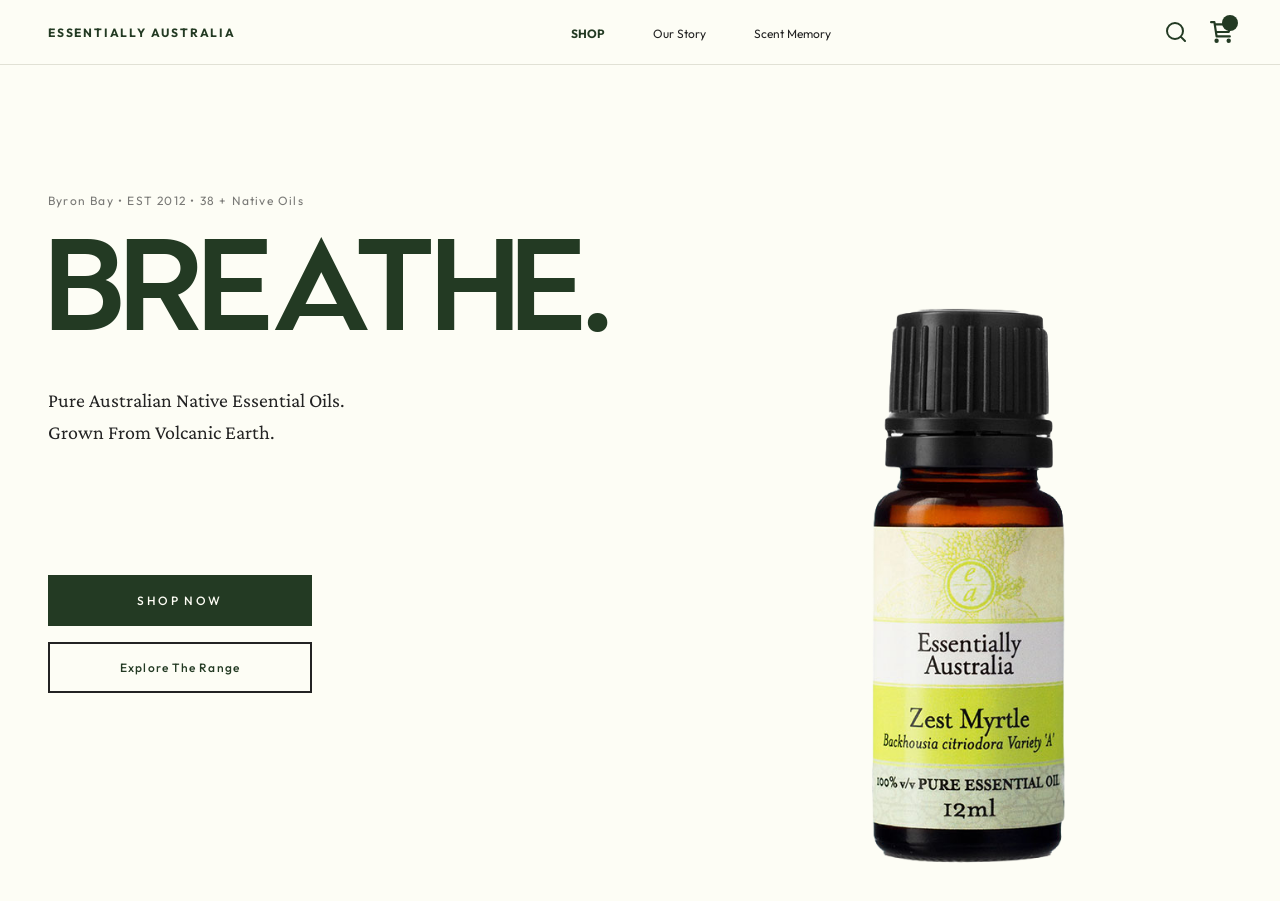
<file: index.html>
<!DOCTYPE html>
<html lang="en">
<head>
  <meta charset="UTF-8">
  <meta name="viewport" content="width=device-width, initial-scale=1.0">
  <title>Essentially Australia</title>
  <link rel="stylesheet" href="CSS/style.css">
  <script src="JS/main.js" defer></script>
</head>
<body class="breathing-page">

  <header class="site-header"></header>

  <!-- Two col — text left, bottle right -->
  <article class="breathing-content">
      
    <section class="breathing-text">
      <p class="breathing-eyebrow">Byron Bay • EST 2012 • 38 + Native Oils</p>
      <h1 class="breathing-headline">BREATHE.</h1>
      <p class="breathing-sub">Pure Australian Native Essential Oils.<br>Grown From Volcanic Earth.</p>
    </section>

    <figure class="breathing-bottle">
      <img src="assets/zest-myrtle.png" alt="Essentially Australia Zest Myrtle 12ml">
    </figure>
        
    <div class="breathing-ctas">
      <a href="loading.html" class="btn-primary">SHOP NOW</a>
      <a href="loading.html" class="btn-ghost">Explore The Range</a>
      </div>
  </article>

</body>
</html>
</file>
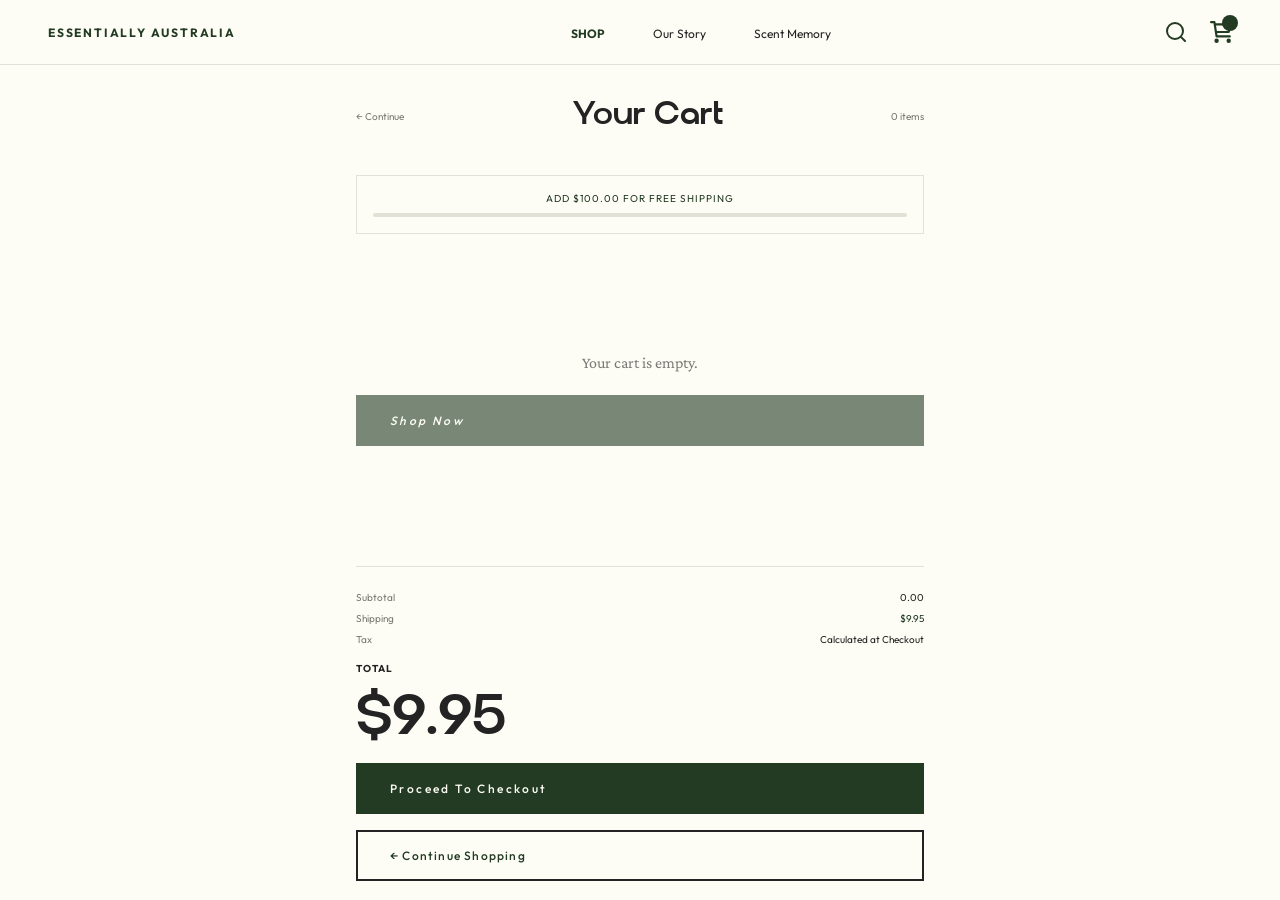
<file: cart.html>
<!DOCTYPE html>
<html lang="en">
<head>
    <meta charset="UTF-8">
    <meta name="viewport" content="width=device-width, initial-scale=1.0">
    <title>Your Cart - Essentially Australia</title>
    <link rel="stylesheet" href="CSS/style.css">
    <script src="JS/main.js" defer></script>
    <script src="JS/cart.js" defer></script>
</head>

<body class="cart-page">
    <header class="site-header"></header>

    <main class="cart-main">

        <header class="cart-header">
            <a href="shop.html" class="cart-back">← Continue</a>
            <h1 class="cart-title">Your Cart</h1>
            <span class="cart-item-count"></span>
        </header>

        <!-- cart shipping bar status -->
        <section class="cart-shipping-bar">
            <p class="shipping-label">UNLOCKED FREE SHIPPING</p>
            <span class="shipping-progress">
                <span class="shipping-fill"></span>
            </span>
        </section>
        
        <!-- cart injection via js instead of html for responsiveness and automation -->
        <ul class="cart-items" aria-label="Cart items"></ul>


        <!-- order summary -->
        <section class="cart-summary">
            <dl class="summary-rows">
                <dt>Subtotal</dt>
                <dd class="summary-subtotal"></dd>
                <dt>Shipping</dt>
                <dd class="summary-shipping"></dd>
                <dt>Tax</dt>
                <dd>Calculated at Checkout</dd>
            </dl>

            <p class="summary-total-label">TOTAL</p>
            <p class="summary-total"></p>

            <a href="checkout.html" class="btn-primary">Proceed To Checkout</a>
            <a href="shop.html" class="btn-ghost">← Continue Shopping</a>
        </section>

    </main>
    
</body>
</html>
</file>
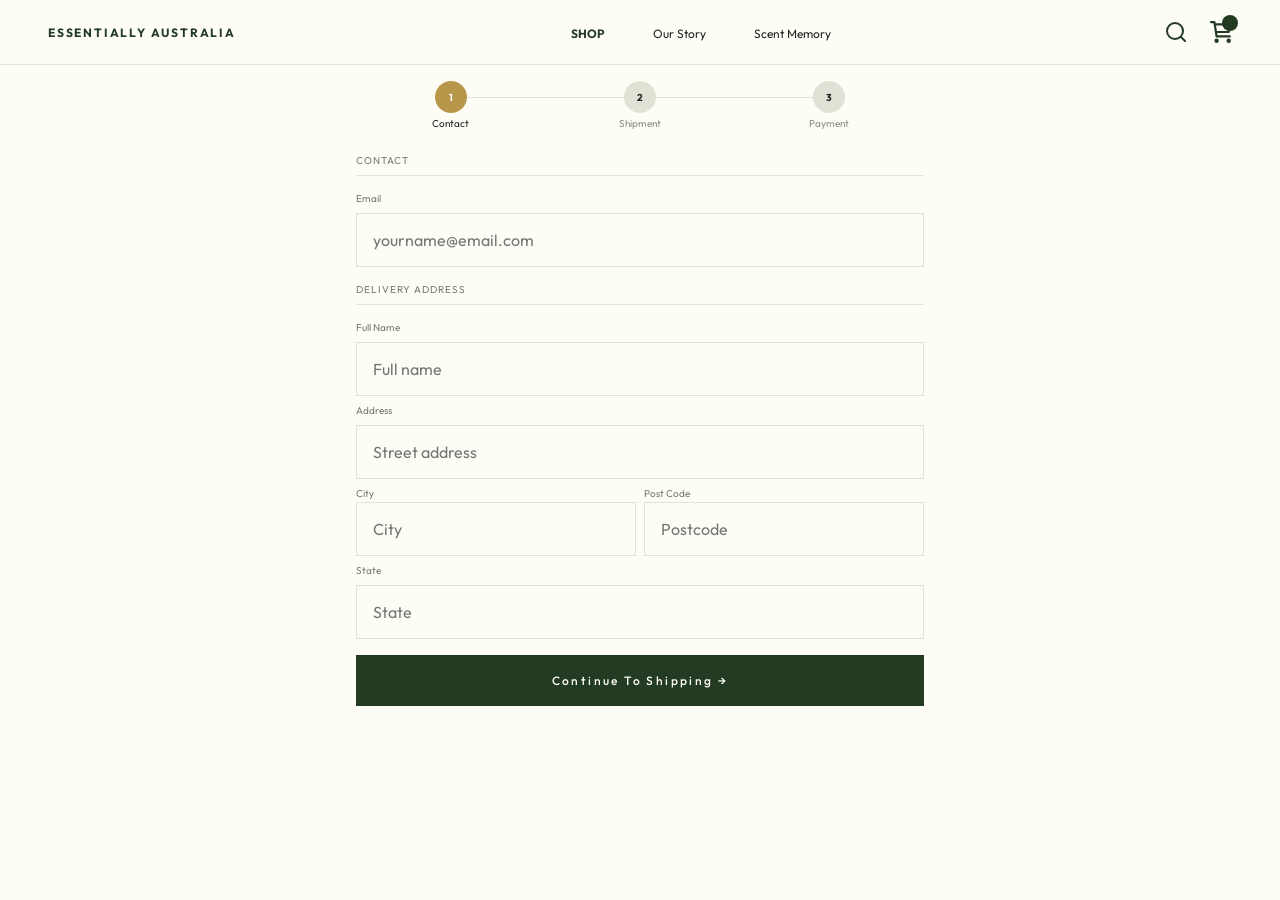
<file: checkout.html>
<!DOCTYPE html>
<html lang="en">
<head>
    <meta charset="UTF-8">
    <meta name="viewport" content="width=device-width, initial-scale=1.0">
    <title>Checkout - Essentially Australia</title>
    <link rel="stylesheet" href="CSS/style.css">
    <script src="JS/main.js" defer></script>
    <script src="JS/checkout.js" defer></script>
</head>

<body class="checkout-page">
    <header class="site-header"></header>

    <main class="checkout-main">

        <!-- step indicator (1,2,3) -->
        <nav class="checkout-steps" aria-label="Checkout steps">
            <ol class="steps-list">
                <li class="step active" id="step-indicator-1">
                    <span class="step-dot">1</span>
                    <span class="step-label">Contact</span>
                </li>
                <li class="step" id="step-indicator-2">
                    <span class="step-dot">2</span>
                    <span class="step-label">Shipment</span>
                </li>
                <li class="step" id="step-indicator-3">
                    <span class="step-dot">3</span>
                    <span class="step-label">Payment</span>
                </li>
            </ol>
        </nav>

        <!-- step 1: contact + delivery -->
        <section class="checkout-step active" id="step-1">

            <header class="checkout-section-header">
                <p class="checkout-section-label">CONTACT</p>
            </header>

            <fieldset class="checkout-fields">
                <legend class="visually-hidden">Contact details</legend>
                <label class="field-label" for="email">Email</label>
                <input class="field-input" id="email" type="email" placeholder="yourname@email.com">
            </fieldset>

            <header class="checkout-section-header">
                <p class="checkout-section-label">DELIVERY ADDRESS</p>
            </header>

            <fieldset class="checkout-fields">
                <legend class="visually-hidden">Delivery address</legend>
                <label class="field-label" for="fullname">Full Name</label>
                <input class="field-input" id="fullname" type="text" placeholder="Full name">

                <label class="field-label" for="address">Address</label>
                <input class="field-input" id="address" type="text" placeholder="Street address">

                <section class="field-row">
                    <section class="field-group">
                        <label class="field-label" for="city">City</label>
                        <input class="field-input" id="city" type="text" placeholder="City">
                    </section>
                    <section class="field-group">
                        <label class="field-label" for="postcode">Post Code</label>
                        <input class="field-input" id="postcode" type="text" placeholder="Postcode">
                    </section>
                </section>

                <label class="field-label" for="state">State</label>
                <input class="field-input" id="state" type="text" placeholder="State">
            </fieldset>

            <button class="btn-primary" id="btn-to-shipping">Continue To Shipping →</button>
        </section>


        <!-- step 2: shipping method -->
        <section class="checkout-step" id="step-2">

            <header class="checkout-section-header">
                <p class="checkout-section-label">SHIPPING METHOD</p>
            </header>

            <ul class="shipping-options">
                <li class="shipping-option selected">
                    <label>
                        <input type="radio" name="shipping" value="free" data-label="Standard · 3–5 business days" checked>
                        <span class="shipping-dot"></span>
                        <span class="shipping-info"><strong>Standard</strong><span>3–5 business days</span></span>
                        <span class="shipping-price">FREE</span>
                    </label>
                </li>
                <li class="shipping-option">
                    <label>
                        <input type="radio" name="shipping" value="express" data-label="Express · 1–2 business days">
                        <span class="shipping-dot"></span>
                        <span class="shipping-info"><strong>Express</strong><span>1–2 business days</span></span>
                        <span class="shipping-price">$9.95</span>
                    </label>
                </li>
                <li class="shipping-option">
                    <label>
                        <input type="radio" name="shipping" value="overnight" data-label="Overnight · Next business day">
                        <span class="shipping-dot"></span>
                        <span class="shipping-info"><strong>Overnight</strong><span>Next business day</span></span>
                        <span class="shipping-price">$14.95</span>
                    </label>
                </li>
            </ul>

            <header class="checkout-section-header">
                <p class="checkout-section-label">DELIVERING TO</p>
            </header>

            <!-- address pulled from step 1 by js -->
            <p class="field-input" id="delivering-to-address">—</p>

            <button class="btn-primary" id="btn-to-payment">Continue To Payment →</button>
            <button class="btn-ghost" id="back-to-contact">← Back to Contact</button>
        </section>


        <!-- step 3: payment -->
        <section class="checkout-step" id="step-3">

            <header class="checkout-section-header">
                <p class="checkout-section-label">PAYMENT METHOD</p>
            </header>

            <!-- payment type tabs -->
            <nav class="payment-methods">
                <button class="payment-method-btn active" data-method="card">Card</button>
                <button class="payment-method-btn" data-method="apple">Apple Pay</button>
                <button class="payment-method-btn" data-method="paypal">PayPal</button>
                <button class="payment-method-btn" data-method="afterpay">Afterpay</button>
            </nav>

            <!-- card fields, hidden when non-card method selected -->
            <fieldset class="checkout-fields" id="card-form">
                <legend class="visually-hidden">Card details</legend>
                <label class="field-label" for="card-number">Card Number</label>
                <input class="field-input" id="card-number" type="text" placeholder="4242 4242 4242 4242" maxlength="19">

                <label class="field-label" for="card-name">Name on Card</label>
                <input class="field-input" id="card-name" type="text" placeholder="Full name">

                <section class="field-row">
                    <section class="field-group">
                        <label class="field-label" for="card-expiry">Expiry</label>
                        <input class="field-input" id="card-expiry" type="text" placeholder="MM/YY" maxlength="5">
                    </section>
                    <section class="field-group">
                        <label class="field-label" for="card-cvv">CVV</label>
                        <!-- password type masks the cvv -->
                        <input class="field-input" id="card-cvv" type="password" placeholder="···" maxlength="3">
                    </section>
                </section>
            </fieldset>

            <!-- cart items shown before placing order -->
            <ul class="confirm-items" id="checkout-order-items"></ul>

            <!-- order total before placing -->
            <dl class="checkout-summary-rows">
                <dt>Subtotal</dt><dd class="co-subtotal"></dd>
                <dt>Shipping</dt><dd class="co-shipping"></dd>
                <dt>Due Total</dt><dd class="co-total"></dd>
            </dl>

            <button class="btn-primary" id="btn-place-order">PLACE ORDER · $<span id="co-total-inline"></span></button>
            <p class="ssl-label">secured by SSL encryption</p>
            <button class="btn-ghost" id="back-to-shipment">← Back to Shipment</button>
        </section>


        <!-- confirmation: shown after order placed -->
        <section class="checkout-step" id="step-confirmation">

            <!-- css styled checkmark, no extra asset needed -->
            <figure class="confirmation-check">✓</figure>

            <h1 class="confirmation-title">Order Placed!</h1>

            <!-- personalised by js using name + city from step 1 -->
            <p class="confirmation-message">Thank you <span id="confirm-name"></span>. Your oils are on their way to <span id="confirm-city"></span>.</p>

            <p class="confirm-order-label">Order Reference</p>
            <p class="confirm-order-num" id="confirm-order-num"></p>

            <!-- cart items injected by js -->
            <ul class="confirm-items" id="confirm-items"></ul>

            <dl class="confirm-details">
                <dt>DELIVERING TO</dt><dd id="confirm-address"></dd>
                <dt>SHIPPING METHOD</dt><dd id="confirm-shipping"></dd>
                <dt>PAYMENT</dt><dd id="confirm-payment"></dd>
            </dl>

            <dl class="checkout-summary-rows">
                <dt>Subtotal</dt><dd id="confirm-subtotal"></dd>
                <dt>Shipping</dt><dd id="confirm-shipping-val"></dd>
                <dt>Tax</dt><dd>Included</dd>
                <dt class="co-total-label">TOTAL</dt><dd id="confirm-total"></dd>
            </dl>

            <a href="shop.html" class="btn-primary">Continue Shopping</a>
            <button class="btn-ghost" id="btn-view-order">View Order</button>
        </section>

    </main>
</body>
</html>
</file>
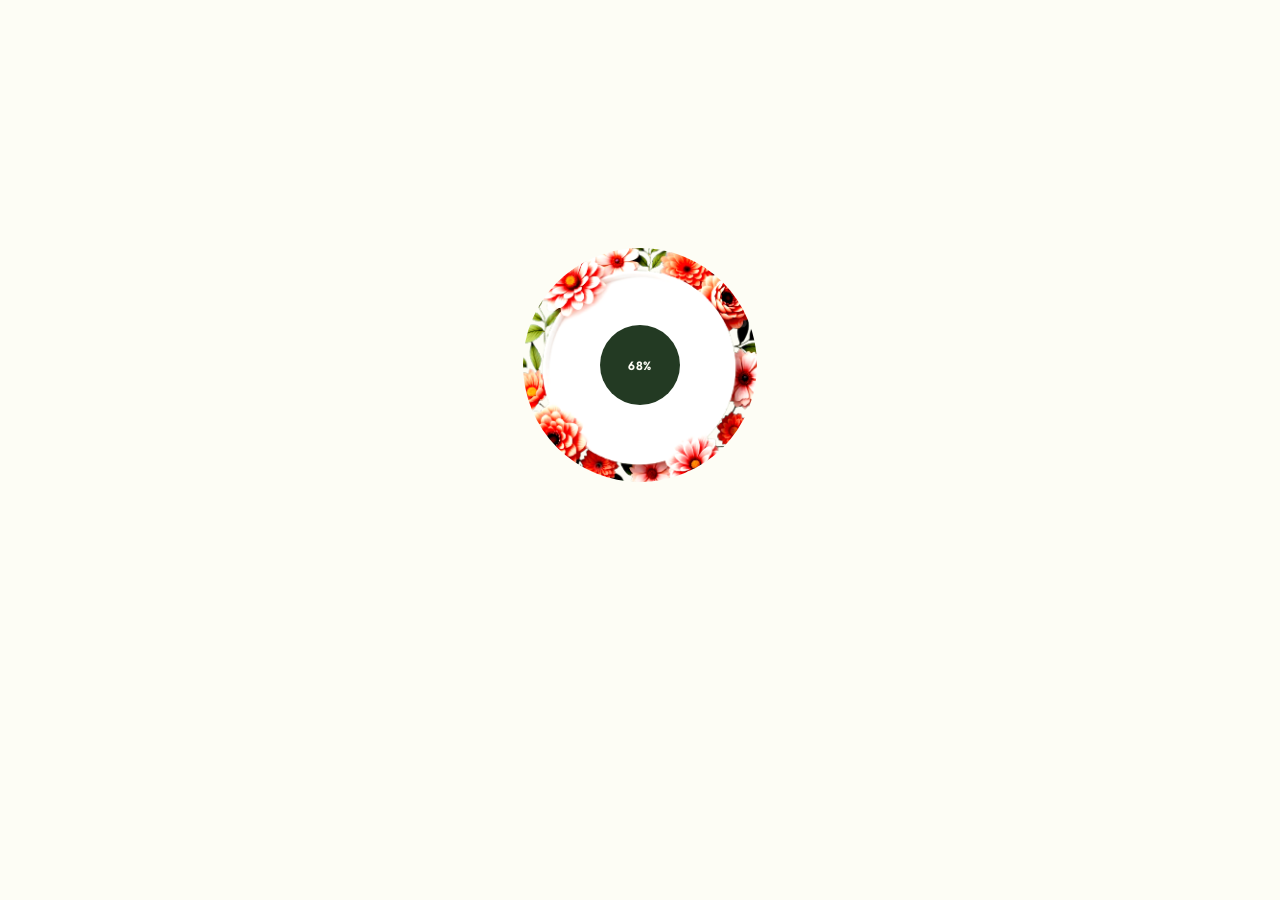
<file: loading.html>
<!DOCTYPE html>
<html lang="en">
<head>
    <meta charset="UTF-8">
    <meta name="viewport" content="width=device-width, initial-scale=1.0">
    <title>Essentially Australia</title>
    <link rel="stylesheet" href="CSS/style.css">
    <script src="JS/loading.js" defer></script>
</head>
<body class="loading-page">
    <main class="loading-screen">

        <figure class="loading-wreath">
            <img src="assets/floralwreath.png" alt="">
            <span class="loading-circle">
                <span class="loading-percent">0%</span>
            </span>
        </figure>

        <p class="loading-brand">Essentially.
            <br>Australia.
        </p>
        <p class="loading-sub">Pure Australian Native Oils.
            <br>Byron Bay hinterland.
        </p>
    </main>

</body>
</html>
</file>
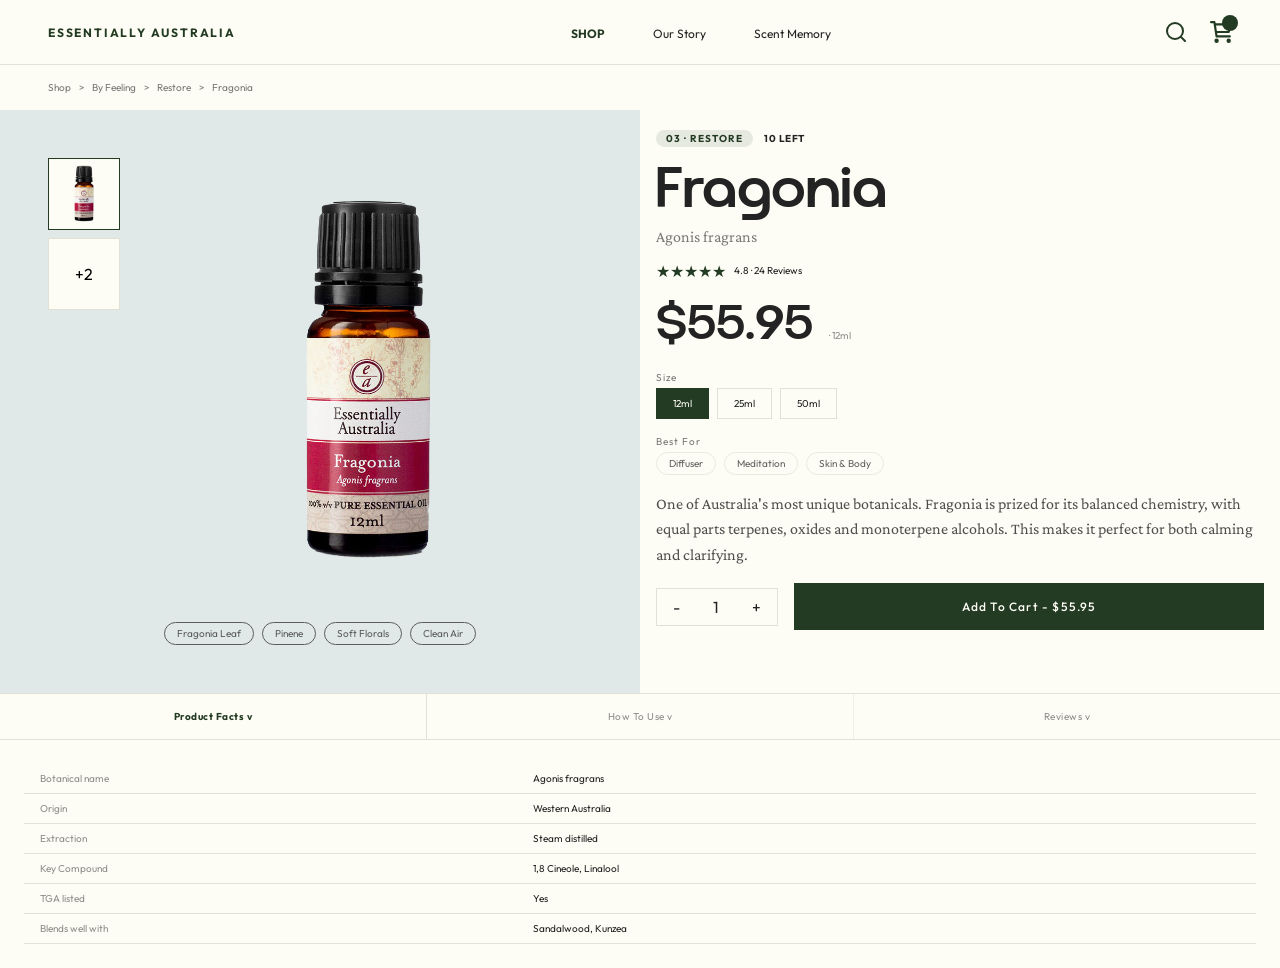
<file: product-fragonia.html>
<!DOCTYPE html>
<html lang="en">
<head>
    <meta charset="UTF-8">
    <meta name="viewport" content="width=device-width, initial-scale=1.0">
    <title>Fragonia - Essentially Australia</title>
    <link rel="stylesheet" href="CSS/style.css">
    <script src="JS/main.js" defer></script>
    <script src="JS/product-fragonia.js" defer></script>
</head>
<body class="product-page">
    <header class="site-header"></header>

    <!-- breadcrumb for this specific section-->
    <nav class="breadcrumb" aria-label="Breadcrumb">
        <ol>
            <li><a href="shop.html">Shop</a></li>
            <li><a href="shop.html">By Feeling</a></li>
            <li><a href="shop.html">Restore</a></li>
            <li>Fragonia</li>
        </ol>
    </nav>

    <main class="product-main">

        <!-- The left side, where the image gallery exists-->
        <section class="product-gallery restore-bg">

            <!-- thumbnail strip desktop only-->
            <nav class="product-thumbs" aria-label="Product Image Thumbnails">
                <button class="thumb active" aria-label="View Bottle Image">
                    <img src="assets/fragonia.png" alt="Fragonia Product Image">
                </button>
                <button class="thumb" aria-label="View More">+2</button>
            </nav>

            <!-- main image -->
            <figure class="product-hero-img restore-bg">
                <img src="assets/fragonia.png" alt="Fragonia Essential Oil">
            </figure>

            <!--scent chips below image on desktop-->
            <ul class="product-scent-chips">
                <li>Fragonia Leaf</li>
                <li>Pinene</li>
                <li>Soft Florals</li>
                <li>Clean Air</li>
            </ul>
        </section>

        <section class="product-info">

            <!--feeling tags + badges-->
            <header class="product-tags">
                <span class="product-feeling-tag">03 · RESTORE</span>
                <span class="product-badge badge-stock">10 LEFT</span>
            </header>

            <!-- names and botanics -->
            <header class="product-header">
                <h1 class="product-title">Fragonia</h1>
                <p class="product-botanical">Agonis fragrans</p>
            </header>

            <!--reviews-->
            <section class="product-reviews">
                <span class="product-stars">★★★★★</span>
                <span class="product-review-count">4.8 · 24 Reviews</span>
            </section>

            <!-- price -->
            <p class="product-price-display">
                $<span id="current-price">55.95</span>
                <span class="price-size" id="current-size">· 12ml</span>
            </p>

            <!-- size selectors -->
            <fieldset class="product-sizes">
                <legend class="product-sizes-label">Size</legend>
                <ul class="size-options">
                    <button class="size-btn active" data-price="55.95" data-size="12ml">12ml</button>
                    <button class="size-btn" data-price="89.95" data-size="25ml">25ml</button>
                    <button class="size-btn" data-price="149.95" data-size="50ml">50ml</button>
                </ul>
            </fieldset>

            <section class="product-bestfor">
                <p class="product-sizes-label">Best For</p>
                <ul class="bestfor-chips">
                    <li>Diffuser</li>
                    <li>Meditation</li>
                    <li>Skin & Body</li>
                </ul>
            </section>

            <!-- description -->
            <p class="product-desc">One of Australia's most unique botanicals. Fragonia is prized for its balanced chemistry, with equal parts terpenes, oxides and monoterpene alcohols. This makes it perfect for both calming and clarifying.</p>

            <section class="product-actions">
                <footer class="quantity-stepper">
                    <button class="qty-btn" id="qty-minus" aria-label="Decrease quantity">-</button>
                    <span class="qty-display" id="qty-count">1</span>
                    <button class="qty-btn" id="qty-plus" aria-label="Increase quantity">+</button>
                </footer>
                <button class="btn-add-cart" id="add-to-cart">
                    Add To Cart - $<span id="cart-price">55.95</span>
                </button>
            </section>
        </section>

        <nav class="product-tabs" aria-label="Product information tabs">
            <button class="tab-btn active" data-tab="facts">Product Facts v</button>
            <button class="tab-btn" data-tab="howto">How To Use v</button>
            <button class="tab-btn" data-tab="reviews">Reviews v</button>
        </nav>

        <section class="tab-content active" id="tab-facts">
            <table class="facts-table">
                <tr><td>Botanical name</td><td>Agonis fragrans</td></tr>
                <tr><td>Origin</td><td>Western Australia</td></tr>
                <tr><td>Extraction</td><td>Steam distilled</td></tr>
                <tr><td>Key Compound</td><td>1,8 Cineole, Linalool</td></tr>
                <tr><td>TGA listed</td><td>Yes</td></tr>
                <tr><td>Blends well with</td><td>Sandalwood, Kunzea</td></tr>
            </table>
        </section>

        <section class="tab-content" id="tab-howto">
            <p>Add 3–5 drops to a diffuser. For topical use, dilute 1–2% in a carrier oil and apply to pulse points or chest.</p>
        </section>

       
        <section class="tab-content" id="tab-reviews">
            <ul class="review-list">
                <li class="review-item">
                    <header class="review-header">
                        <span class="review-stars">★★★★★</span>
                        <span class="review-author">Charlotte Y.</span>
                        <span class="review-date">March 2026</span>
                    </header>
                    <p class="review-body">Absolutely love this oil. The citrus scent is fresh and uplifting, not synthetic at all. Diffuse it every morning.</p>
                </li>
                <li class="review-item">
                    <header class="review-header">
                        <span class="review-stars">★★★★★</span>
                        <span class="review-author">Jane C.</span>
                        <span class="review-date">February 2026</span>
                    </header>
                    <p class="review-body">Genuinely the best lemon myrtle variant I've tried. Greener and more complex than anything else on the market.</p>
                </li>
                <li class="review-item">
                    <header class="review-header">
                        <span class="review-stars">★★★★☆</span>
                        <span class="review-author">Elaine X.</span>
                        <span class="review-date">January 2026</span>
                    </header>
                    <p class="review-body">Great quality, fast shipping. Would love a larger size option at a better price point.</p>
                </li>
            </ul>
        </section>

    </main>
</body>
</html>
</file>
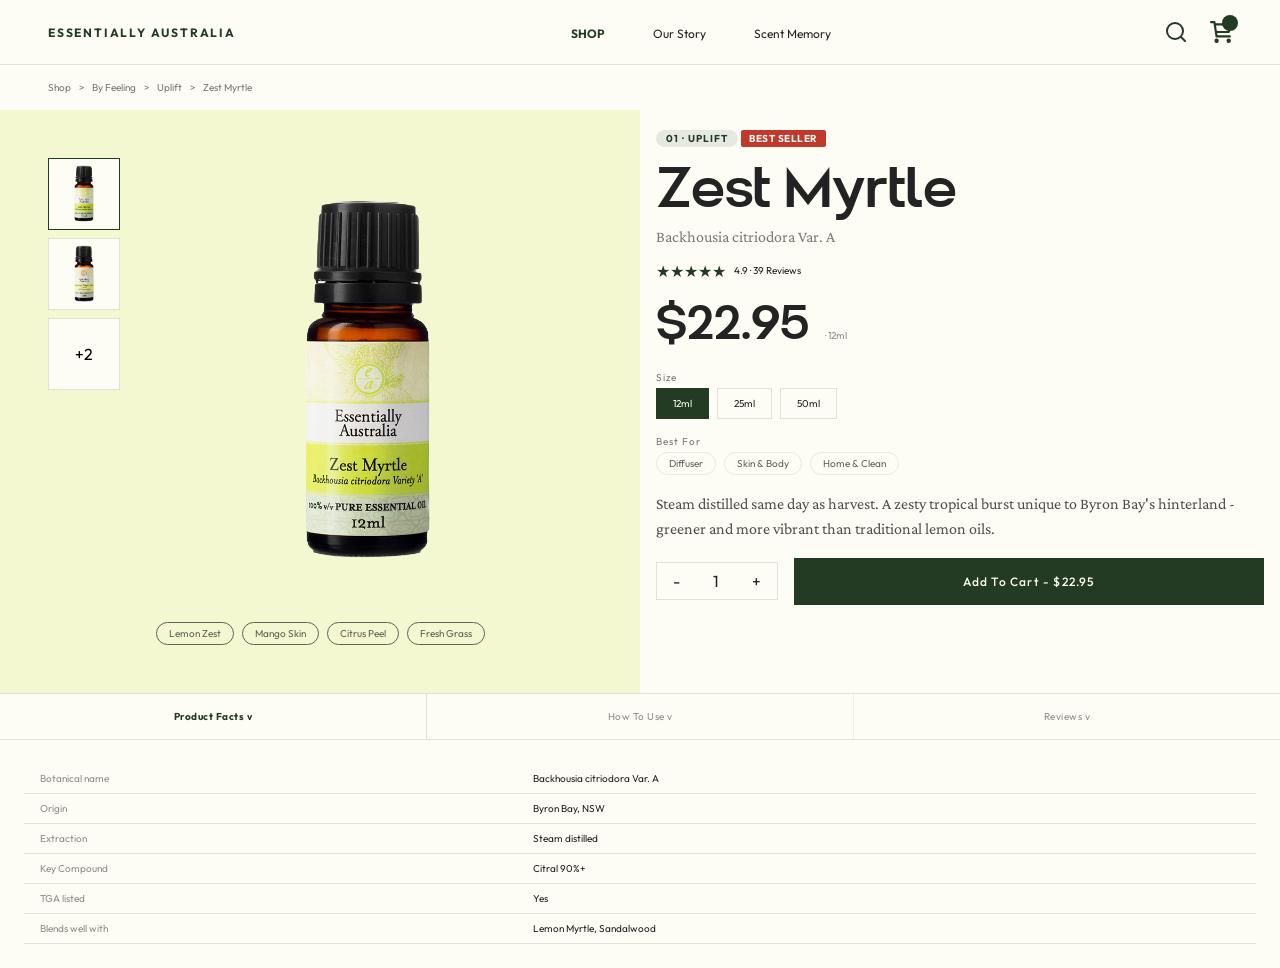
<file: product-zest-myrtle.html>
<!DOCTYPE html>
<html lang="en">
<head>
    <meta charset="UTF-8">
    <meta name="viewport" content="width=device-width, initial-scale=1.0">
    <title>Zest Myrtle - Essentially Australia</title>
    <link rel="stylesheet" href="CSS/style.css">
    <script src="JS/main.js" defer></script>
    <script src="JS/product-zest-myrtle.js" defer></script>

</head>
<body class="product-page">
    <header class="site-header"></header>

    <!-- breadcrumb for this specific section-->
     <nav class="breadcrumb" aria-label="Breadcrumb">
        <ol>
            <li><a href="shop.html">Shop</a></li>
            <li><a href="shop.html">By Feeling</a></li>
            <li><a href="shop.html">Uplift</a></li>
            <li>Zest Myrtle</li>
        </ol>
     </nav>

     <main class="product-main">
        
        
        <!-- The left side, where the image gallery exists-->
        <section class="product-gallery uplift-bg">

            <!-- this is the thumbnail strip desktop only-->
            <nav class="product-thumbs" aria-label="Product Image Thumbnails">
                <button class="thumb active" aria-label="View Bottle Image">
                    <img src="assets/zest-myrtle.png" alt="Zest Myrtle Product Image">
                </button>
                <button class="thumb" aria-label="View leaf image">
                    <img src="assets/zest-leaf.png" alt="Zest Myrtle Leaf">
                </button>
                <button class="thumb" aria-label="View More">+2</button>
            </nav>

            <!-- main image -->
            <figure class="product-hero-img uplift-bg">
                <img src="assets/zest-myrtle.png" alt="Zest Myrtle Essential oil">
            </figure>

            <!--scent chips that are below image on desktop-->
            <ul class="product-scent-chips">
                <li>Lemon Zest</li>
                <li>Mango Skin</li>
                <li>Citrus Peel</li>
                <li>Fresh Grass</li>
            </ul>
        </section>

        <section class="product-info">

            <!--feeling tags + badges-->
            <header class="product-tags">
                <span class="product-feeling-tag">01 · UPLIFT</span>
                <span class="product-badge badge-bestseller">BEST SELLER</span>
            </header>

            <!-- names and botanics -->
            <header class="product-header">
                <h1 class="product-title">Zest Myrtle</h1>
                <p class="product-botanical">Backhousia citriodora Var. A</p>
            </header>

            <!--reviews-->
            <section class="product-reviews">
                <span class="product-stars">★★★★★</span>
                <span class="product-review-count">4.9 · 39 Reviews</span>
            </section>

            <!-- price -->
            <p class="product-price-display">
                $<span id="current-price">22.95</span>
                <span class="price-size" id="current-size">· 12ml</span>
            </p>

            <!-- size selectors -->
            <fieldset class="product-sizes">
                <legend class="product-sizes-label">Size</legend>
                <ul class="size-options">
                    <button class="size-btn active" data-price="22.95" data-size="12ml">12ml</button>
                    <button class="size-btn" data-price="38.95" data-size="25ml">25ml</button>
                    <button class="size-btn" data-price="64.95" data-size="50ml">50ml</button>
                </ul>
            </fieldset>

            <section class="product-bestfor">
                <p class="product-sizes-label">Best For</p>
                <ul class="bestfor-chips">
                    <li>Diffuser</li>
                    <li>Skin & Body</li>
                    <li>Home & Clean</li>
                </ul>
            </section>

            <!-- description -->
            <p class="product-desc">Steam distilled same day as harvest. A zesty tropical burst unique to Byron Bay's hinterland - greener and more vibrant than traditional lemon oils.</p>

            <section class="product-actions">
                <footer class="quantity-stepper">
                    <button class="qty-btn" id="qty-minus" aria-label="Decrease quantity">-</button>
                    <span class="qty-display" id="qty-count">1</span>
                    <button class="qty-btn" id="qty-plus" aria-label="Increase quantity">+</button>
                </footer>
                <button class="btn-add-cart" id="add-to-cart">
                    Add To Cart - $<span id="cart-price">22.95</span>
                </button>
            </section>
        </section>

        <nav class="product-tabs" aria-label="Product information tabs">
            <button class="tab-btn active" data-tab="facts">Product Facts v</button>
            <button class="tab-btn" data-tab="howto">How To Use v</button>
            <button class="tab-btn" data-tab="reviews">Reviews v</button>
        </nav>

        <section class="tab-content active" id="tab-facts">
            <table class="facts-table">
                <tr><td>Botanical name</td><td>Backhousia citriodora Var. A</td></tr>
                <tr><td>Origin</td><td>Byron Bay, NSW</td></tr>
                <tr><td>Extraction</td><td>Steam distilled</td></tr>
                <tr><td>Key Compound</td><td>Citral 90%+</td></tr>
                <tr><td>TGA listed</td><td>Yes</td></tr>
                <tr><td>Blends well with</td><td>Lemon Myrtle, Sandalwood</td></tr>
            </table>
        </section>

        <section class="tab-content" id="tab-howto">
            <p>Add 3–5 drops to a diffuser with water. For topical use, dilute with a carrier oil before applying to skin.</p>
        </section>

        <section class="tab-content" id="tab-reviews">
            <ul class="review-list">
                <li class="review-item">
                    <header class="review-header">
                        <span class="review-stars">★★★★★</span>
                        <span class="review-author">Charlotte Y.</span>
                        <span class="review-date">March 2026</span>
                    </header>
                    <p class="review-body">Fragonia is unlike anything else. Calming and clarifying at the same time. I use it before meditation every day.</p>
                </li>
                <li class="review-item">
                    <header class="review-header">
                        <span class="review-stars">★★★★★</span>
                        <span class="review-author">Jane C.</span>
                        <span class="review-date">February 2026</span>
                    </header>
                    <p class="review-body">Rare oil, beautiful quality. The balanced chemistry really comes through in how it diffuses.</p>
                </li>
                <li class="review-item">
                    <header class="review-header">
                        <span class="review-stars">★★★★☆</span>
                        <span class="review-author">Elaine X.</span>
                        <span class="review-date">January 2026</span>
                    </header>
                    <p class="review-body">Lovely oil. Took a while to arrive but worth the wait. Will reorder.</p>
                </li>
            </ul>
        </section>
     </main>

     

</body>
</html>
</file>
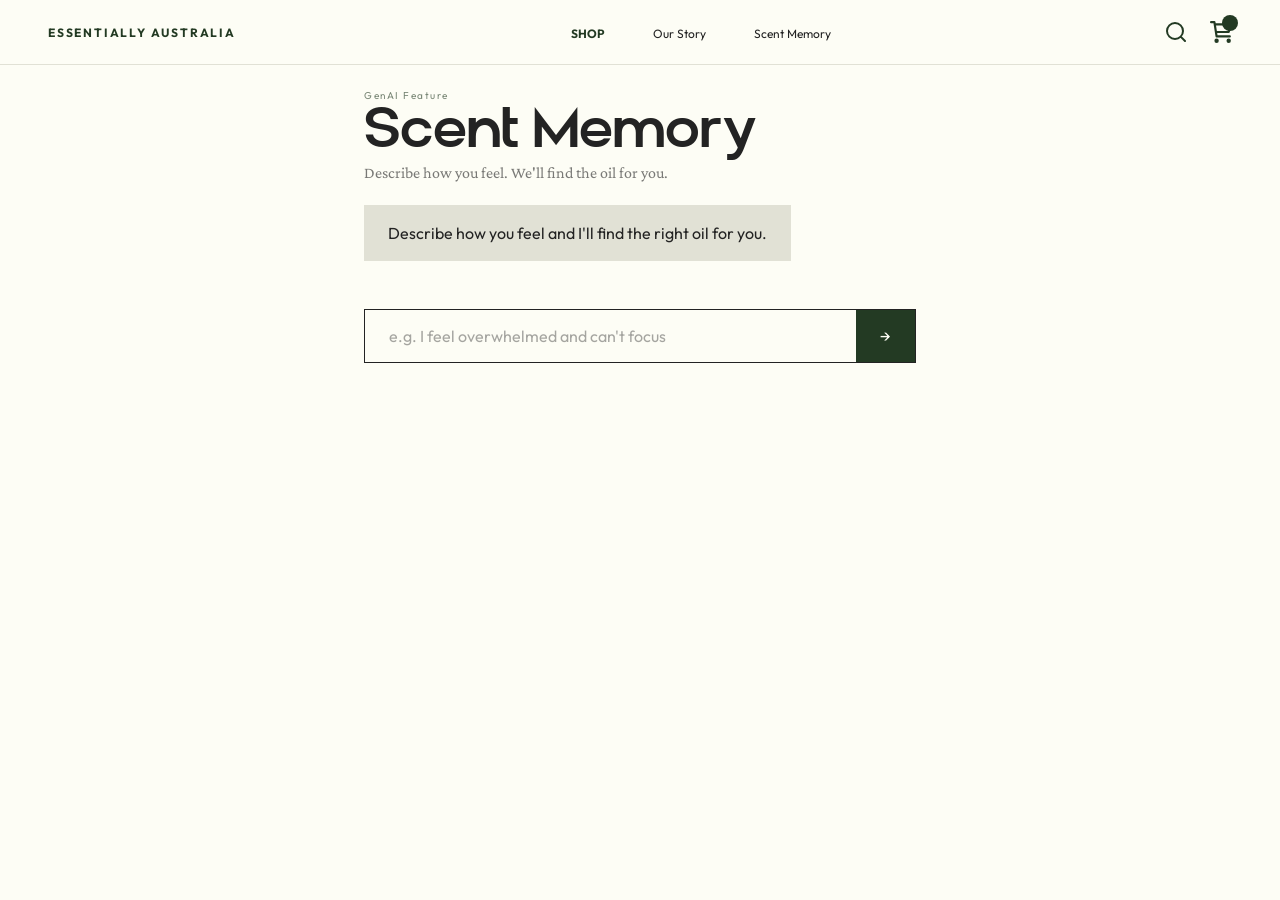
<file: scent-memory.html>
<!DOCTYPE html>
<html lang="en">
<head>
    <meta charset="UTF-8">
    <meta name="viewport" content="width=device-width, initial-scale=1.0">
    <title>Scent Memory - Essentially Australia</title>
    <link rel="stylesheet" href="CSS/style.css">
    <script src="JS/main.js" defer></script>
    <script src="JS/scent-memory.js" defer></script>
</head>

<body class="scent-memory-page">
    <header class="site-header"></header>

    <main class="scent-memory-main">
        <header class="scent-memory-header">
            <p class="scent-memory-eyebrow">GenAI Feature</p>
            <h1 class="scent-memory-title">Scent Memory</h1>
            <p class="scent-memory-desc">Describe how you feel. We'll find the oil for you.</p>
        </header>

        <!-- making the chat window -->
         <section class="scent-chat" id="scent-chat">
            <!-- messages injected by scent-memory.js -->
        </section>

        <!-- results injected this place -->
        <section class="scent-results" id="scent-results" hidden></section>

        <!-- input bar -->
        <section class="scent-input-wrap">
            <input
                id="scent-input"
                class="scent-input"
                type="text"
                placeholder="e.g. I feel overwhelmed and can't focus"
                autocomplete="off"
            >
            <button class="scent-send" id="scent-send" aria-label="Send">→</button>
        </section>

    </main>

    
</body>
</html>
</file>
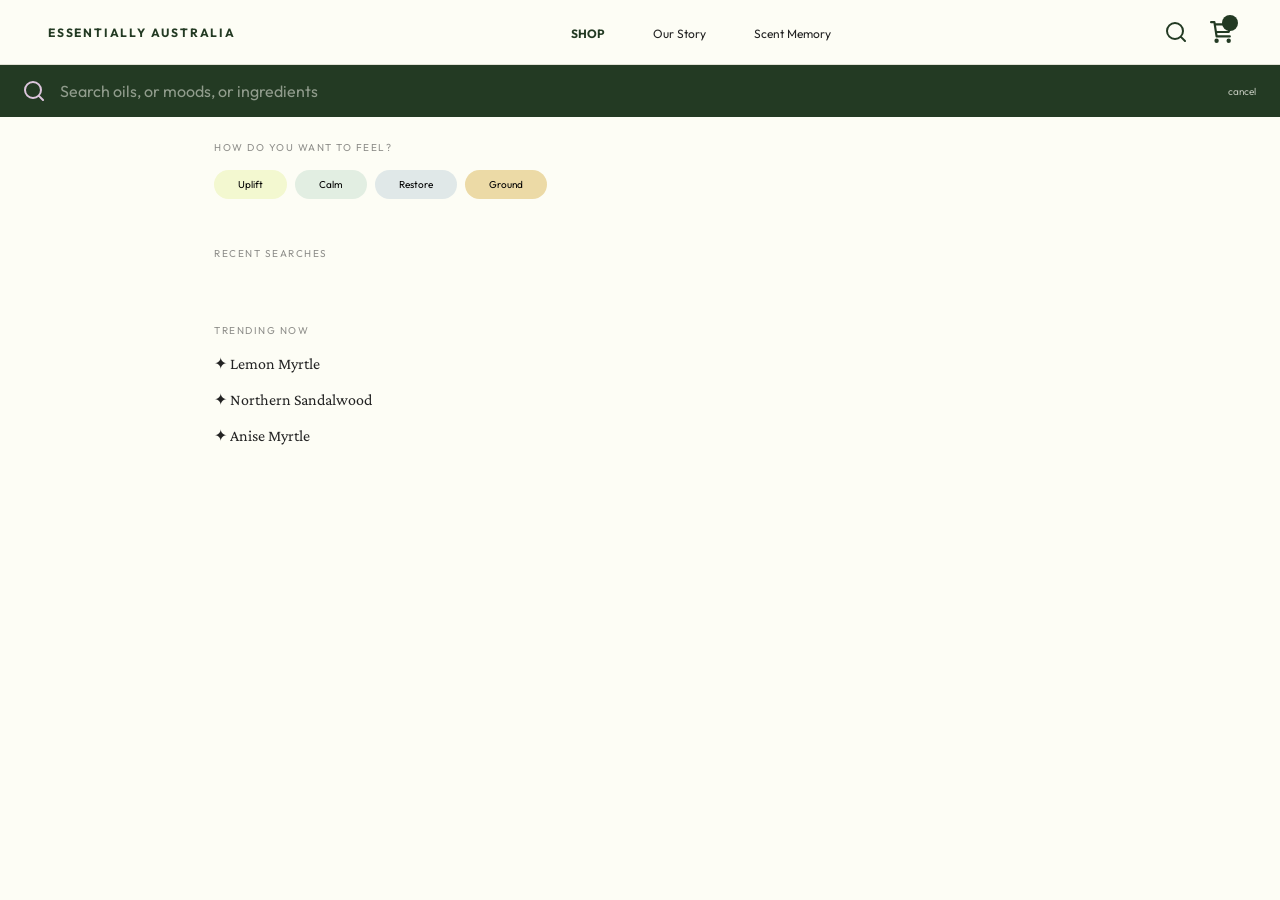
<file: search.html>
<!DOCTYPE html>
<html lang="en">
<head>
    <meta charset="UTF-8">
    <meta name="viewport" content="width=device-width, initial-scale=1.0">
    <title>Search - Essentially Australia</title>
    <link rel="stylesheet" href="CSS/style.css">
    <script src="JS/main.js" defer></script>
    <script src="JS/search.js" defer></script>
</head>
<body class="search-page">
    <header class="site-header"></header>

    <main class="search-main">

        <!-- search input bar -->
        <section class="search-bar-wrap">
            <img src="assets/searchicon.svg" alt="" width="20" height="20" class="search-icon">
            
            <!-- autofocus helps with cursor straight into search box when page loads -->
            <input
                id="search-input"
                class="search-input"
                type="search"
                placeholder="Search oils, or moods, or ingredients"
                autocomplete="off"
                autofocus 
            >
            <a href="search.html" class="search-cancel">cancel</a>  
        </section>

        <!-- empty state: shown when no query typed yet -->
        <section class="search-empty" id="search-empty">

            <section class="search-section">
                <p class="search-section-label">HOW DO YOU WANT TO FEEL?</p>
                <ul class="feeling-chips">
                    <li><button class="feeling-chip uplift-chip" data-feeling="uplift">Uplift</button></li>
                    <li><button class="feeling-chip calm-chip" data-feeling="calm">Calm</button></li>
                    <li><button class="feeling-chip restore-chip" data-feeling="restore">Restore</button></li>
                    <li><button class="feeling-chip ground-chip" data-feeling="ground">Ground</button></li>
                </ul>
            </section>

            <section class="search-section">
                <p class="search-section-label">RECENT SEARCHES</p>
                
                <!-- injected by search.js -->
                <ul class="recent-list" id="recent-list"></ul>
            </section>

            <section class="search-section">
                <p class="search-section-label">TRENDING NOW</p>
                <ul class="trending-list">
                    <li><button class="trending-item" data-query="Lemon Myrtle">✦ Lemon Myrtle</button></li>
                    <li><button class="trending-item" data-query="Northern Sandalwood">✦ Northern Sandalwood</button></li>
                    <li><button class="trending-item" data-query="Anise Myrtle">✦ Anise Myrtle</button></li>
                </ul>
            </section>

        </section>

        <!-- results state: shown when query is typed -->
        <section class="search-results" id="search-results" hidden>

            <header class="results-header">
                <p class="results-count" id="results-count"></p>
                <p class="results-filter">Filter & Sort</p>
            </header>

            <!-- matched products -->
            <ul class="search-product-list" id="results-list"></ul>

            <!-- you may also like -->
            <section class="search-also" id="search-also" hidden>
                <p class="search-section-label">You May Also Like...</p>
                <ul class="search-product-list" id="also-list"></ul>
            </section>

        </section>

    </main>
</body>
</html>
</file>
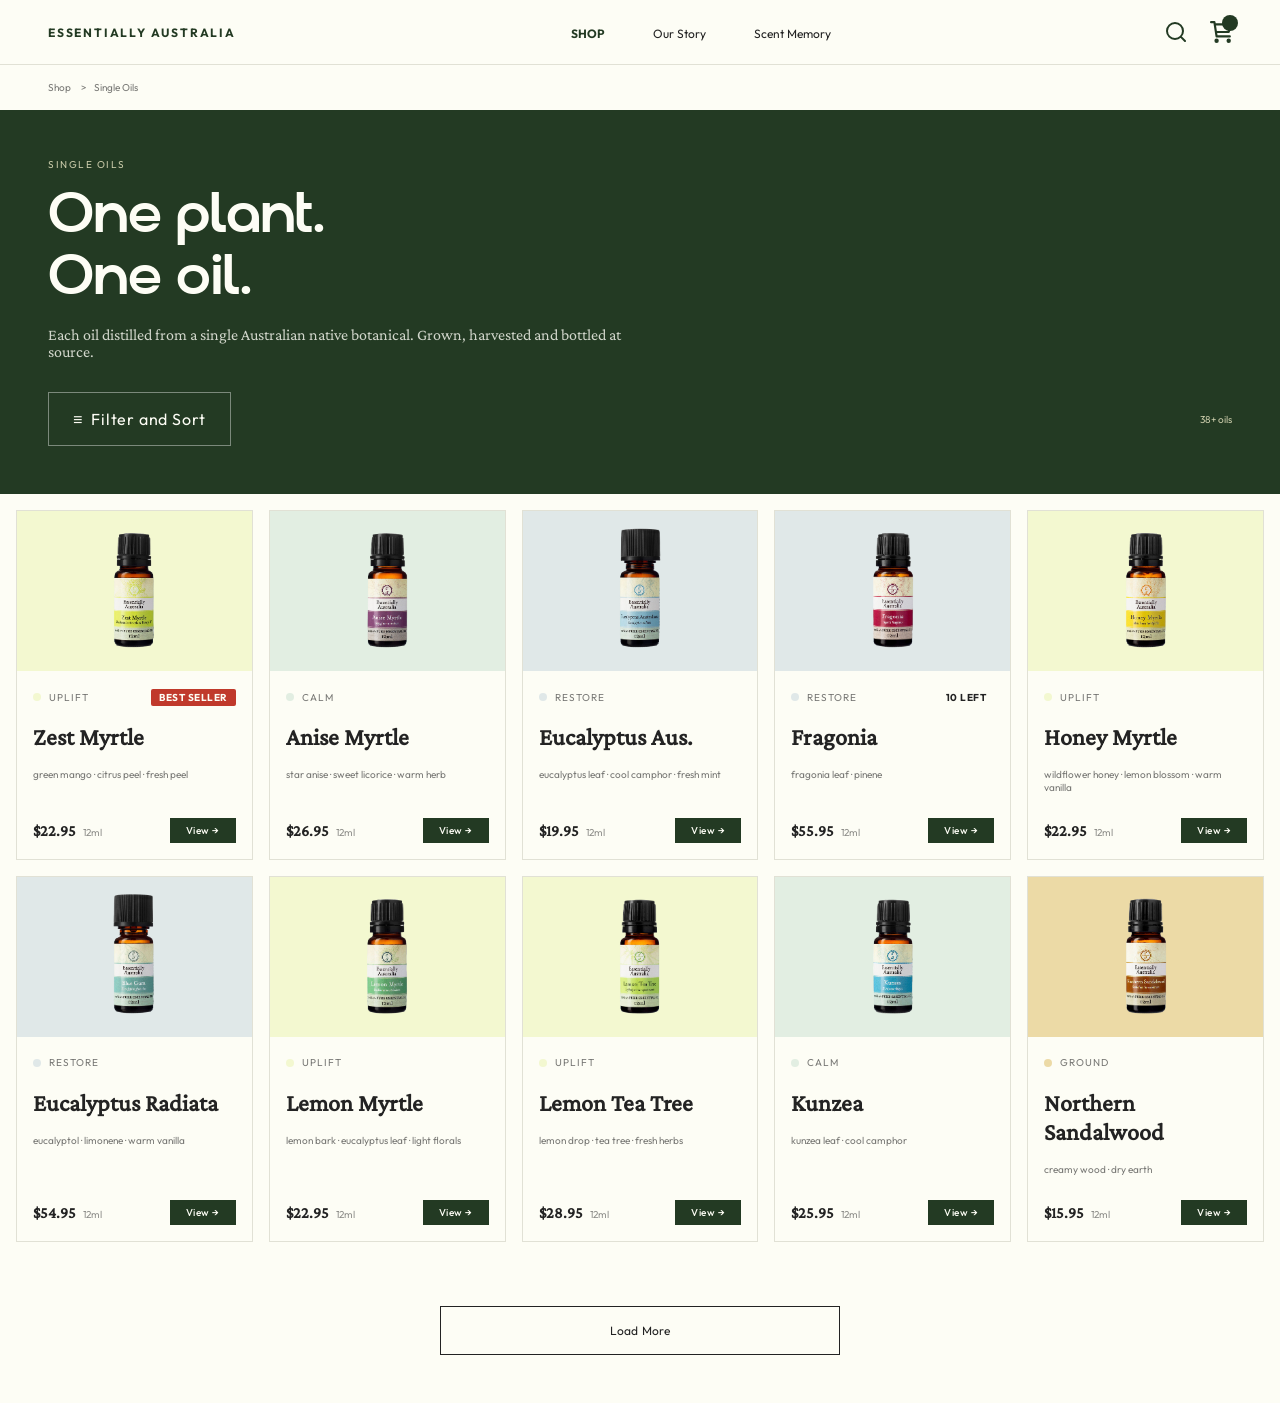
<file: shop.html>
<!DOCTYPE html>
<html lang="en">
<head>
    <meta charset="UTF-8">
    <meta name="viewport" content="width=device-width, initial-scale=1.0">
    <title>Shop - Essentially Australia</title>
    <link rel="stylesheet" href="CSS/style.css">
    <script src="JS/main.js" defer></script>
    <script src="JS/shop.js" defer></script>
</head>

<body class="shop-page">
    <header class="site-header"></header>

    <!-- desktop breadcrumbs only-->
    <nav class="breadcrumb" aria-label="Breadcrumb">
        <ol>
            <li>
                <a href="shop.html">Shop</a>
            </li>
            <li>Single Oils</li>
        </ol>
    </nav>

    <main>

        <!-- Shop header, the dark green block -->
         <section class="shop-header">

            <!-- mobile only label -->
             <p class="shop-label">SINGLE OILS</p>

             <h1 class="shop-title">One plant.
                <br>One oil.
             </h1>
             <p class="shop-desc">Each oil distilled from a single Australian native botanical. Grown, harvested and bottled at source.</p>

             <!-- stats bar mobile only-->
            <ul class="shop-stats">
                <li class="shop-stat">
                    <strong>38+</strong>
                    <span>Native Oils</span>
                </li>

                <li class="shop-stat">
                    <strong>100% Pure</strong>
                    <span>Ethically Sourced</span>
                </li>

                <li class="shop-stat">
                    <strong>Byron Bay</strong>
                    <span>Full Origin</span>
                </li>
            </ul>

            <!-- Filter and sort section-->
            <form class="shop-filter-bar">
                <button class="filter-btn" aria-label="Filter and Sort products">
                    <span class="filter-icon">≡</span>
                    Filter and Sort
                </button>
                <span class="shop-count">38+ oils</span>
            </form>

         </section>

         <!--product listing part, I decided to put it in JS instead since I dont wanna waste so much code and space.-->
         
         <section class="product-list" aria-label="All Oils">
            <!-- The js cards will then generate right here-->
         </section>

         <!-- load more section -->
         <footer class="shop-load-more">
            <button class="btn-load-more">Load More</button>
         </footer>
    </main>
</body>
</html>
</file>
<file: CSS/style.css>
/* fonts */

/* Amenti - local link (since it is only downoadable and there are no links i can find online*/
@font-face {
    font-family: "Amenti";
    src: url('../assets/amentibold.ttf') format('truetype');
    font-weight: 700;
    font-display: swap;
}

/* Crimson text- perhaps using the pro one since there is no crimson default text, can't find it*/
@font-face {
    font-family: "Crimson Text";
    src: url('../assets/crimsonpro.ttf') format('truetype');
    font-weight: 400;
    font-style: normal;
    font-display: swap;
}

/* crimson italic */
@font-face {
    font-family: "Crimson Text";
    src: url('../assets/crimsonpro.ttf') format('truetype');
    font-weight: 400;
    font-style: italic;
    font-display: swap;
}

/* outfit fonts */
@font-face {
    font-family: "Outfit";
    src: url('../assets/outfit.ttf') format('truetype');
    font-weight: 400 700;
    font-display: swap;
}

/* Browser Default, wiped after for a consistent layout*/
*, *::before, *::after {
    box-sizing: border-box;
    margin: 0;
    padding: 0;
}

img { display: block; max-width: 100%; }
ul, ol { list-style: none; }
a { text-decoration: none; color: inherit; }
button { cursor: pointer; border: none; background: none; font:inherit; }


/* tokens and misc. that I name so no longer need to type hexcodes, better organisation*/
:root {
    --porcelain: #fdfdf5;
    --evergreen: #233a23;
    --sage: #c8c9a8;
    --linen: #e1e1d5;
    --carbon: #232323;


    --upliftbg: #f3f8d0;
    --calmbg: #e2eee2;
    --restorebg: #E0E8E8;
    --groundbg: #ecdaa6;


    --font-display: 'Amenti', serif;
    --font-editorial: 'Crimson Text', serif;
    --font-ui: 'Outfit', sans-serif;

    /* text fonts */
    --text-display: 52px;
    --text-h1: 32px;
    --text-h2: 24px;
    --text-body: 16px;
    --text-ui: 12px;
    --text-label: 10px;

    /* for spacing and easy resizing between desktop vs mobile (sometimes needed to define) and readability*/
    --space-xs: 8px;
    --space-sm: 16px;
    --space-md: 24px;
    --space-lg: 48px;
    --space-xl: 96px;

    --nav-height: 64px;

}

/* navigational section*/
html {
    font-size: 16px;
    scroll-behavior: smooth;
}

body{
    background-color: var(--porcelain);
    color: var(--carbon);
    font-family: var(--font-ui);
    min-height: 100vh;
}


/* Global buttons*/
.btn-primary {
    display: block;
    width: 100%;
    background-color: var(--evergreen);
    color: var(--porcelain);
    font-family: var(--font-ui);
    font-size: var(--text-ui);
    font-weight: 500;
    letter-spacing: 0.2em;
    padding: 16px 32px;
    border: 2px solid var(--evergreen);
    transition: background-color 0.2s ease, color 0.2 ease;
}

.btn-primary:hover {
    background-color: transparent;
    color: var(--evergreen);
}

.btn-ghost {
    display: block;
    width: 100%;
    background-color: transparent;
    color: var(--evergreen);
    font-family: var(--font-ui);
    font-size: var(--text-ui);
    font-weight: 500;
    letter-spacing: 0.1em;
    padding: 16px 32px;
    border: 2px solid var(--carbon);
    transition: background-color 0.2s ease, color 0.2s ease;
}

.btn-ghost:hover{
    background-color: var(--carbon);
    color: var(--porcelain);
}


/*global navigation bar, will be used by JS*/
.site-header {
    border-bottom: 1px solid var(--linen);
    position: relative;
}

.site-nav {
    display: flex;
    align-items: center;
    justify-content: space-between;
    padding: 0 var(--space-lg);
    height: var(--nav-height);
}

.site-nav .nav-links {
    display: flex;
    gap: var(--space-lg);
}

.site-nav .nav-links a {
    font-family: var(--font-ui);
    font-size: var(--text-ui);
    color: var(--carbon);
}

.site-nav .nav-links li:first-child a {
    font-weight: 700;
    color: var(--evergreen);
}

.site-nav .nav-actions {
    display:flex;
    gap: var(--space-md);
    align-items: center;
}

.nav-logo {
    font-family: var(--font-ui);
    font-size: var(--text-ui);
    font-weight: 700;
    letter-spacing: 0.15em;
    color: var(--evergreen);
}

.nav-toggle { display:none; }

.cart-link {
    position: relative;
}

.cart-count {
    position: absolute;
    top: -6px;
    right: -6px;
    background: var(--evergreen);
    color: var(--porcelain);
    font-family: var(--font-ui);
    font-size: 9px;
    font-weight: 700;
    width: 16px;
    height: 16px;
    border-radius: 50%;
    display: flex;
    align-items: center;
    justify-content: center;
}


/* breathing page finally!!!! */
.breathing-page {
    background-color: var(--porcelain);
}


/* two column things here so i dont forget */
.breathing-content {
    display: grid;
    grid-template-columns: 1fr 1fr;
    grid-template-rows: auto auto;
    min-height: calc(100vh - var(--nav-height));
    align-items: center;
}

.breathing-text {
    grid-column: 1;
    grid-row: 1;
    padding: var(--space-lg);
    display: flex;
    flex-direction: column;
    gap: var(--space-md);
}

.breathing-eyebrow {
    font-family: var(--font-ui);
    font-size: var(--text-ui);
    letter-spacing: 0.1em; 
    color: var(--carbon);
    opacity: 0.6;
}

.breathing-headline {
    font-family: var(--font-display);
    font-size: clamp(80px, 10vw, 140px);
    color: var(--evergreen);
    line-height: 1;
    opacity: 1;
    letter-spacing: -0.01em;
    transition: opacity 2s ease, letter-spacing 2s ease;
}

.breathing-exhale {
    opacity: 0.6;
    letter-spacing: 0.06em;
}

.breathing-sub {
    font-family: var(--font-editorial);
    font-style: italic;
    font-size: 20px;
    color: var(--carbon);
    line-height: 1.6;
}

.breathing-ctas {
    grid-column: 1;
    grid-row: 2;
    display: flex;
    flex-direction: column;
    gap: var(--space-sm);
    padding: 0 var(--space-lg) var(--space-lg);
    max-width: 360px;
    align-self: start;
}

.breathing-ctas .btn-primary,
.breathing-ctas .btn-ghost {
    width: 100%;
    text-align: center;
}

/*bottle right*/
.breathing-bottle {
    grid-column: 2;
    grid-row: 1 / 3;
    display: flex;
    align-items: flex-end;
    justify-content: center;
    height: 100%;
    padding-top: var(--space-lg);
}

.breathing-bottle img {
    max-height: 80vh;
    width: auto;
    object-fit: contain;
}


/* Mobile Redesign. Clipped to 1023PX where @media will break and change layout. */
@media (max-width: 1023px) {
    .site-nav {
        padding: 0 var(--space-sm)
    }

    .site-nav .nav-links { display: none; }
   
    .site-nav .nav-links.open {
        display: flex; 
        flex-direction: column;
        position: absolute;
        top: var(--nav-height);
        left: 0;
        width: 100%;
        background-color: var(--porcelain);
        padding: var(--space-md);
        gap: var(--space-md);
        border-bottom: 1px solid var(--linen);
        z-index: 99;
     }

    .nav-toggle { display: block; font-size: 20px; color: var(--carbon); }

    /* BREATHING ORDER*/
    .breathing-content {
        display: flex;
        flex-direction: column;
        align-items: center;
        text-align: center;
        padding: var(--space-sm);
        padding-bottom: var(--space-lg);
    }

    .breathing-bottle img {
    max-height: 40vh;
    width: auto;
}

    .breathing-text {
        order: 1; align-items: center;
        padding: var(--space-sm);
        gap: var(--space-sm);
    }

    .breathing-bottle {
        order: 2;
        flex: none;
        height: auto;
        padding-top: 0;
        width: 100%;
        justify-content: center;
    }

    .breathing-ctas {
        order: 3;
        padding: 0;
        width: 100%;
        max-width: 320px;
        text-align: center;
        align-self: center;
    }

    .breathing-ctas .btn-primary,

    .breathing-ctas .btn-ghost {
        width: 100%;
        text-align: center;
    }

    .breathing-headline {font-size: clamp(48px, 16vw, 72px); }
    .breathing-sub { font-size: var(--text-body); }
}


/* LOADING PAGE */
.loading-page {
    background-color: var(--porcelain);
    overflow: hidden;
}

.loading-screen {
    display: flex;
    flex-direction: column;
    align-items: center;
    justify-content: center;
    min-height: 100vh;
    gap: var(--space-md);
}

.loading-wreath {
    position: relative;
    width: 300px;
    height: 300px;
}


.loading-wreath img {
    width: 100%;
    height: 100%;
    object-fit: contain;
    clip-path: circle(5% at 50% 50%);
}

.loading-circle {
    position: absolute;
    inset: 0;
    display: flex;
    align-items: center;
    justify-content: center;
}

.loading-percent {
    font-family: var(--font-ui);
    font-size: var(--text-ui);
    font-weight: 700;
    color: var(--porcelain);
    background-color: var(--evergreen);
    width: 80px;
    height: 80px;
    border-radius: 50%;
    display: flex;
    align-items: center;
    justify-content: center;
    letter-spacing: 0.05em;
}

.loading-brand {
    font-family: var(--font-display);
    font-size: 40px;
    color: var(--evergreen);
    text-align: center;
    line-height: 1.1;
    opacity: 0;
    transition: opacity 0.5s ease;
}

.loading-sub {
    font-family: var(--font-editorial);
    font-style: italic;
    font-size: var(--text-body);
    color: var(--carbon);
    text-align: center;
    opacity: 0;
    transition: opacity 0.5s ease 0.2s;
}

.loading-brand.visible,
.loading-sub.visible {
    opacity: 1;
}


/* Shop page*/
.breadcrumb {
    display: none;
    padding: var(--space-sm) var(--space-lg);
}

.breadcrumb ol {
    display: flex;
    gap: var(--space-xs);
    font-family: var(--font-ui);
    font-size: var(--text-label);
    color: var(--carbon);
    opacity: 0.6;
}

/* adds '>' after every breadcrumb item automatically */
.breadcrumb ol li::after {
    content: '>';
    margin-left: var(--space-xs);
}

/* removes '>' from the last item so nothing comes after it */
.breadcrumb ol li:last-child::after {
    content: '';
}

/* Shop header, the big dark evergreen block */
.shop-header {
    background-color: var(--evergreen);
    padding: var(--space-lg);
    display: flex;
    flex-direction: column;
    gap: var(--space-sm);
}

.shop-label {
    font-family: var(--font-ui);
    font-size: var(--text-label);
    letter-spacing: 0.15em;
    color: var(--sage);
}

.shop-title {
    font-family: var(--font-display);
    font-size: clamp(32px, 5vw, 56px);
    color: var(--porcelain);
    line-height: 1.1;
}

.shop-desc {
    font-family: var(--font-editorial);
    font-style: italic;
    font-size: var(--text-body);
    color: var(--porcelain);
    opacity: 0.8;
    max-width: 600px;
}

/* Stats bar (mobile only) */
.shop-stats {
    display: flex;
    border-top: 1px solid rgba(255,255,255,0.2);
    margin-top: var(--space-sm);
    padding-top: var(--space-sm);
}

.shop-stat {
    flex: 1;
    display: flex;
    flex-direction: column;
    gap: 2px;
    padding-right: var(--space-sm);
}

.shop-stat:last-child {
    border-right: none;
    padding-left: var(--space-sm);
}

.shop-stat strong {
    font-family: var(--font-ui);
    font-size: var(--text-ui);
    font-weight: 700;
    color: var(--porcelain);
}

.shop-stat span {
    font-family: var(--font-ui);
    font-size: var(--text-label);
    color: var(--sage);
}

/* filter bar*/
.shop-filter-bar {
    display: flex;
    align-items: center;
    justify-content: space-between;
    margin-top: var(--space-sm);
}

.filter-btn {
    display: flex;
    align-items: center;
    gap: var(--space-xs);
    font-family: var(--font-ui);
    color: var(--porcelain);
    border: 1px solid rgba(255,255,255,0.4);
    padding: var(--space-sm) var(--space-md);
    letter-spacing: 0.05em;
}

.shop-count{
    font-family: var(--font-ui);
    font-size: var(--text-label);
    color: var(--sage);
}


/* MOBILE FIRST product list the single column ones i'm doing */

.product-list {
    display: flex;
    flex-direction: column;
    padding: var(--space-sm);
    gap: var(--space-sm);
}

.product-card {
    display: flex;
    flex-direction: row;
    border: 1px solid var(--linen);
    overflow: hidden;
}


/* feeling categories for background colors */
.uplift-bg {
    background-color: var(--upliftbg);
}
.calm-bg {
    background-color: var(--calmbg);
}
.restore-bg {
    background-color: var(--restorebg);
}
.ground-bg {
    background-color: var(--groundbg);
}

.product-img {
    width: 100px;
    min-width: 100px;
    display: flex;
    align-items: center;
    justify-content: center;
    padding: var(--space-xs);
}

.product-img img {
    width: 100%;
    height: 100px;
    object-fit: contain;
}

.product-info {
    flex: 1;
    padding: var(--space-sm);
    display: flex;
    flex-direction: column;
    gap: 1px;
}

.product-meta {
    display: flex;
    align-items: center;
    gap: var(--space-xs);
    min-height: 20px;
}

/* for the feeling dots, individual colors and sizes, indicators*/
.feeling-dot {
    width: 8px;
    height: 8px;
    border-radius: 50%;
    flex-shrink: 0;
}

.uplift-dot {
    background-color: var(--upliftbg);
}

.calm-dot {
    background-color: var(--calmbg);
}

.restore-dot {
    background-color: var(--restorebg);
}

.ground-dot {
    background-color: var(--groundbg);
}

.feeling-label {
    font-family: var(--font-ui);
    font-size: var(--text-label);
    letter-spacing: 0.1em;
    color: var(--carbon);
    opacity: 0.6;
}

/* badges (fully optional), product badges for 10 left & best sellers */
.product-badge {
    font-family: var(--font-ui);
    font-size: var(--text-label);
    font-weight: 700;
    padding: 2px 8px;
    border-radius: 2px;
    margin-left: auto;
    letter-spacing: 0.05em;
}

.badge-bestseller, .badgestock {
    background-color: #c0392b;
    color: var(--porcelain);
}


/* specific product */
.product-name {
    font-family: var(--font-editorial);
    font-size: var(--text-h2);
    font-weight: 600;
    color: var(--carbon);
    line-height: 1.2;
    overflow: hidden;
}

.product-scent {
    font-family: var(--font-ui);
    font-size: var(--text-label);
    color: var(--carbon);
    opacity: 0.6
}

.product-footer {
    display: flex;
    align-items: center;
    justify-content: space-between;
    padding-top: var(--space-xs);
    margin-top: auto;
}

.product-price {
    font-family: var(--font-editorial);
    font-size: var(--text-body);
    font-weight: 600;
    color: var(--carbon);
}

.price-size {
    font-family: var(--font-ui);
    font-size: var(--text-label);
    font-weight: 400;
    opacity: 0.5;
    margin-left: 4px;
}

.btn-view {
    font-family: var(--font-ui);
    font-size: var(--text-label);
    font-weight: 500;
    color: var(--porcelain);
    background-color: var(--evergreen);
    padding: 6px 16px;
    letter-spacing: 0.05em;
    white-space: nowrap;
}

.shop-load-more {
    padding: var(--space-lg);
    display: flex;
    justify-content: center;
}

.btn-load-more {
    font-family: var(--font-ui);
    font-size: var(--text-ui);
    color: var(--carbon);
    border: 1px solid var(--carbon);
    padding: var(--space-sm) var(--space-xl);
    letter-spacing: 0.01em;
    width: 100%;
    max-width: 400px;
    cursor: pointer;
}

/* DESKTOP Counterpart, shop desktop override*/

@media (min-width: 1024px) {
    .breadcrumb {display: block; }

    .shop-stats { display: none; }

    .product-list {
        display: grid;
        grid-template-columns: repeat(5, 1fr);
        gap: var(--space-sm);
    }

    .product-card { align-self: stretch; }

    /* cards switch to vertical on desktop*/
    .product-card {
        flex-direction: column;
    }

    .product-img {
        width: 100%;
        min-width: unset;
        height: 120px;
        padding: var(--space-md);
    }

    .product-img img{
        width: auto;
        height: 100%;
        margin: 0 auto;
    }
}


/* Product Page */
.product-main {
    display: flex;
    flex-direction: column;
}

.product-gallery {
    padding: var(--space-md);
    display: flex;
    flex-direction: column;
    gap: var(--space-sm);
}

.product-thumbs { display: none; }

.product-hero-img {
    display: flex;
    align-items: center;
    justify-content: center;
    padding: var(--space-md);
}

.product-hero-img img{
    max-height: 300px;
    width: auto;
    object-fit: contain;
}

.product-scent-chips {
    display: flex;
    flex-wrap: wrap;
    gap: var(--space-xs);
    list-style: none;
    justify-content: center;
}

.product-scent-chips li{
    font-family: var(--font-ui);
    font-size: var(--text-label);
    color: var(--carbon);
    border: 1px solid var(--carbon);
    padding: 4px 12px;
    border-radius: 20px;
    opacity: 0.7;
}

.product-info {
    padding: var(--space-md);
    display: flex;
    flex-direction: column;
    gap: var(--space-sm);
}

.product-header {
    display: flex;
    flex-direction: column;
    gap: 4px;
}

.product-feeling-tag {
    font-family: var(--font-ui);
    font-size: var(--text-label);
    font-weight: 700;
    letter-spacing: 0.1em;
    color: var(--evergreen);
    background-color: rgba(35,58,35,0.1);
    padding: 2px 10px;
    border-radius: 20px;
    width: fit-content;
}

.product-title {
    font-family: var(--font-display);
    font-size: clamp(32px, 6vw, 56px);
    color: var(--carbon);
    line-height: 1.1;
}

.product-botanical {
    font-family: var(--font-editorial);
    font-style: italic;
    font-size: var(--text-body);
    color: var(--carbon);
    opacity: 0.6;
}

.product-reviews {
    display: flex;
    align-items: center;
    gap: var(--space-xs);
}

.product-stars {
    color: var(--evergreen);
    font-size: var(--text-body);
}

.product-review-count {
    font-family: var(--font-ui);
    font-size: var(--text-label);
    color: var(--carbon);
}

.product-price-display {
    font-family: var(--font-display);
    font-size: clamp(28px, 5vw, 48px);
    color: var(--carbon);
}

.product-price-display .price-size {
    font-family: var(--font-ui);
    font-size: var(--text-label);
    opacity: 0.5;
    margin-left: 4px;
}

.product-sizes {
    border: none;
    display: flex;
    flex-direction: column;
    gap: var(--space-xs);
}

.product-sizes-label {
    font-family: var(--font-ui);
    font-size: var(--text-label);
    letter-spacing: 0.1em;
    color: var(--carbon);
    opacity: 0.6;
    margin-bottom: 4px;
}

.size-options {
    display: flex;
    gap: var(--space-xs);
    list-style: none;
}

.size-btn {
    font-family: var(--font-ui);
    font-size: var(--text-label);
    color: var(--carbon);
    border: 1px solid var(--linen);
    padding: var(--space-xs) var(--space-sm);
    background-color: transparent;
    cursor: pointer;
    transition: all 0.2s ease;
}

.size-btn.active {
    background-color: var(--evergreen);
    color: var(--porcelain);
    border-color: var(--evergreen);
}


.bestfor-chips {
    display: flex;
    flex-wrap: wrap;
    gap: var(--space-xs);
}

.bestfor-chips li {
    font-family: var(--font-ui);
    font-size: var(--text-label);
    color: var(--carbon);
    border: 1px solid var(--linen);
    padding: 4px 12px;
    border-radius: 20px;
    opacity: 0.7;
}

.product-desc {
    font-family: var(--font-editorial);
    font-style: italic;
    font-size: var(--text-body);
    color: var(--carbon);
    line-height: 1.6;
    opacity: 0.8;
}

.product-actions {
    display: flex;
    align-items: center;
    gap: var(--space-sm);
}

.quantity-stepper {
    display: flex;
    align-items: center;
    border: 1px solid var(--linen);
}

.qty-btn {
    font-family: var(--font-ui);
    font-size: var(--text-body);
    color: var(--carbon);
    padding: var(--space-xs) var(--space-sm);
    background: none;
    border: none;
    cursor: pointer;
}

.qty-display {
    font-family: var(--font-ui);
    font-size: var(--text-body);
    padding: var(--space-xs) var(--space-sm);
    min-width: 40px;
    text-align: center;
}

.btn-add-cart {
    flex: 1;
    background-color: var(--evergreen);
    color: var(--porcelain);
    font-family: var(--font-ui);
    font-size: var(--text-ui);
    font-weight: 500;
    letter-spacing: 0.1em;
    padding: 16px var(--space-md);
    border: none;
    cursor: pointer;
    transition: background-color 0.2s ease;
}

.btn-add-cart:hover { background-color: var(--carbon); }

.product-tabs {
    display: flex;
    border-top: 1px solid var(--linen);
    border-bottom: 1px solid var(--linen);
}

.tab-btn {
    flex: 1;
    font-family: var(--font-ui);
    font-size: var(--text-label);
    letter-spacing: 0.05em;
    color: var(--carbon);
    padding: var(--space-sm);
    border: none;
    border-right: 1px solid var(--linen);
    background: none;
    cursor: pointer;
    opacity: 0.5;
    transition: opacity 0.2s ease;
}

.tab-btn:last-child { border-right: none; }

.tab-btn.active {
    opacity: 1;
    color: var(--evergreen);
    font-weight: 700;
}

/* overall styling rules of the sections on the bottom of page*/
.tab-content { display: none; padding: var(--space-md); }
.tab-content.active { display: block; }

.tab-content p {
    font-family: var(--font-editorial);
    font-style: italic;
    font-size: var(--text-body);
    color: var(--carbon);
    opacity: 0.8;
    line-height: 1.6;
}


/* facts table with two seperate tables*/
.facts-table {
    width: 100%;
    border-collapse: collapse;
    font-family: var(--font-ui);
    font-size: var(--text-label);
}

.facts-table td {
    padding: var(--space-xs) var(--space-sm);
    border-bottom: 1px solid var(--linen);
    vertical-align: top;
}

.facts-table td:first-child {
    color: var(--carbon);
    opacity: 0.5;
    width: 40%;
}

/* Reviews section with blocks, product review tab*/
.review-list {
    display: flex;
    flex-direction: column;
    gap: var(--space-md);
    padding: var(--space-md);
}

.review-item {
    border-bottom: 1px solid var(--linen);
    padding-bottom: var(--space-md);
}

.review-item:last-child {
    border-bottom: none;
}

.review-header {
    display: flex;
    align-items: center;
    gap: var(--space-sm);
    margin-bottom: var(--space-xs);
}

.review-stars {
    color: var(--evergreen);
    font-size: var(--text-body);
}

.review-author {
    font-family: var(--font-ui);
    font-size: var(--text-label);
    font-weight: 700;
    color: var(--carbon);
}

.review-date {
    font-family: var(--font-ui);
    font-size: var(--text-label);
    color: var(--carbon);
    opacity: 0.4;
    margin-left: auto;
}

.review-body {
    font-family: var(--font-editorial);
    font-style: italic;
    font-size: var(--text-body);
    color: var(--carbon);
    opacity: 0.7;
    line-height: 1.6;
}

/* desktop counterpart for product page*/
@media (min-width: 1024px) {
    .breadcrumb { display: block; }
    .shop-stats { display: none; }

    .product-list {
        display: grid;
        grid-template-columns: repeat(5, 1fr);
        gap: var(--space-sm);
    }

    .product-card { flex-direction: column; }

    .product-img {
        width: 100%;
        min-width: unset;
        height: 160px;
        padding: var(--space-sm);
        overflow: hidden;
        display: flex;
        align-items: center;
        justify-content: center;
    }

    .product-img img {
        width: auto;
        height: 100%;
        margin: 0 auto;
    }

    .product-main {
        display: grid;
        grid-template-columns: 1fr 1fr;
        grid-template-rows: auto auto;
    }

    .product-gallery {
        grid-column: 1;
        grid-row: 1;
        display: grid;
        grid-template-columns: 80px 1fr;
        grid-template-rows: 1fr auto;
        gap: var(--space-sm);
        padding: var(--space-lg);
    }

    .product-thumbs {
        display: flex;
        flex-direction: column;
        gap: var(--space-xs);
        grid-column: 1;
        grid-row: 1;
    }

    .thumb {
        width: 72px;
        height: 72px;
        border: 1px solid var(--linen);
        background: var(--porcelain);
        cursor: pointer;
        padding: 4px;
        overflow: hidden;
    }

    .thumb img { width: 100%; height: 100%; object-fit: contain; }
    .thumb.active { border-color: var(--evergreen); }

    .product-hero-img {
        grid-column: 2;
        grid-row: 1;
        max-height: 500px;
    }

    .product-hero-img img { max-height: 460px; }

    .product-scent-chips {
        grid-column: 1 / 3;
        grid-row: 2;
    }

    .product-info {
        grid-column: 2;
        grid-row: 1;
        padding: var(--space-sm);
    }

    .product-tabs {
        grid-column: 1 / 3;
        grid-row: 2;
    }

    .tab-content { grid-column: 1 / 3; }
}

/* Cart page */
.cart-main {
    max-width: 480px;
    margin: 0 auto;
    padding: var(--space-sm);
    display: flex;
    flex-direction: column;
    gap: var(--space-md);
}

.cart-header {
    display: flex;
    align-items: center;
    justify-content: space-between;
    padding: var(--space-sm) 0;
}

.cart-back {
    font-family: var(--font-ui);
    font-size: var(--text-label);
    color: var(--carbon);
    opacity: 0.6;
}

.cart-title {
    font-family: var(--font-display);
    font-size: var(--text-h1);
    color: var(--carbon);
}

.cart-item-count {
    font-family: var(--font-ui);
    font-size: var(--text-label);
    color: var(--carbon);
    opacity: 0.6;
}

/* shipping bar */
.cart-shipping-bar {
    display: flex;
    flex-direction: column;
    gap: var(--space-xs);
    border: 1px solid var(--linen);
    padding: var(--space-sm);
}

.shipping-label {
    font-family: var(--font-ui);
    font-size: var(--text-label);
    letter-spacing: 0.1em;
    color: var(--evergreen);
    text-align: center;
}

.shipping-progress {
    display: block;
    height: 4px;
    background-color: var(--linen);
    border-radius: 2px;
    overflow: hidden;
}

.shipping-fill {
    display: block;
    height: 100%;
    background-color: var(--evergreen);
    border-radius: 2px;
    transition: width 0.4s ease;
}

/* cart items */
.cart-items {
    display: flex;
    flex-direction: column;
    gap: var(--space-sm);
}

.cart-item {
    display: flex;
    gap: var(--space-sm);
    border: 1px solid var(--linen);
    overflow: hidden;
}

.cart-item-img {
    width: 100px;
    min-width: 100px;
    display: flex;
    align-items: center;
    justify-content: center;
    padding: var(--space-xs);
}

.cart-item-img img {
    width: 100%;
    height: 100px;
    object-fit: contain;
}

.cart-item-info {
    flex: 1;
    padding: var(--space-sm);
    display: flex;
    flex-direction: column;
    gap: 4px;
}

.cart-item-feeling {
    font-family: var(--font-ui);
    font-size: var(--text-label);
    letter-spacing: 0.1em;
    color: var(--carbon);
    opacity: 0.5;
}

.cart-item-name {
    font-family: var(--font-editorial);
    font-size: var(--text-h2);
    color: var(--carbon);
    line-height: 1.2;
}

.cart-item-meta {
    font-family: var(--font-ui);
    font-size: var(--text-label);
    color: var(--carbon);
    opacity: 0.5;
}

.cart-item-price {
    font-family: var(--font-editorial);
    font-size: var(--text-body);
    font-weight: 600;
    color: var(--carbon);
    margin-top: auto;
}

.cart-item-actions {
    display: flex;
    align-items: center;
    gap: var(--space-sm);
    margin-top: var(--space-xs);
}

.cart-remove {
    font-size: 14px;
    opacity: 0.4;
    cursor: pointer;
    background: none;
    border: none;
    transition: opacity 0.2s ease;
}

.cart-remove:hover { opacity: 1; }

/* summary */
.cart-summary {
    display: flex;
    flex-direction: column;
    gap: var(--space-sm);
    border-top: 1px solid var(--linen);
    padding-top: var(--space-md);
}

.summary-rows {
    display: grid;
    grid-template-columns: 1fr 1fr;
    gap: var(--space-xs) 0;
    font-family: var(--font-ui);
    font-size: var(--text-label);
    color: var(--carbon);
}

.summary-rows dt { opacity: 0.6; }

.summary-rows dd {
    text-align: right;
}

.summary-shipping { color: var(--evergreen); }

.summary-total-label {
    font-family: var(--font-ui);
    font-size: var(--text-label);
    font-weight: 700;
    letter-spacing: 0.1em;
    color: var(--carbon);
}

.summary-total {
    font-family: var(--font-display);
    font-size: clamp(32px, 8vw, 56px);
    color: var(--carbon);
    line-height: 1;
}

.cart-empty {
    display: flex;
    flex-direction: column;
    align-items: center;
    gap: var(--space-md);
    padding: var(--space-xl) 0;
    font-family: var(--font-editorial);
    font-style: italic;
    color: var(--carbon);
    opacity: 0.6;
}

@media (min-width: 1024px) {
    .cart-main { max-width: 600px; }
}



/* Search page */

.search-bar-wrap {
    display: flex;
    align-items: center;
    gap: var(--space-sm);
    background-color: var(--evergreen);
    padding: var(--space-sm) var(--space-md);
}

.search-icon { flex-shrink: 0; filter: invert(1); }

.search-input {
    flex: 1;
    background: none;
    border: none;
    outline: none;
    font-family: var(--font-ui);
    font-size: var(--text-body);
    color: var(--porcelain);
}

.search-input::placeholder { color: rgba(253,253,245,0.5); }

.search-cancel {
    font-family: var(--font-ui);
    font-size: var(--text-label);
    color: var(--porcelain);
    opacity: 0.7;
}

.search-empty,
.search-results {
    padding: var(--space-md);
    display: flex;
    flex-direction: column;
    gap: var(--space-lg);
}

.search-section {
    display: flex;
    flex-direction: column;
    gap: var(--space-sm);
}

.search-section-label {
    font-family: var(--font-ui);
    font-size: var(--text-label);
    letter-spacing: 0.15em;
    color: var(--carbon);
    opacity: 0.5;
}

/* feeling chips */
.feeling-chips { display: flex; flex-wrap: wrap; gap: var(--space-xs); }

.feeling-chip {
    font-family: var(--font-ui);
    font-size: var(--text-label);
    padding: var(--space-xs) var(--space-md);
    border-radius: 20px;
    cursor: pointer;
}

.uplift-chip  { background-color: var(--upliftbg); }
.calm-chip    { background-color: var(--calmbg); }
.restore-chip { background-color: var(--restorebg); }
.ground-chip  { background-color: var(--groundbg); }

/* recent searches */
.recent-list { display: flex; flex-direction: column; }

.recent-item {
    display: flex;
    align-items: center;
    justify-content: space-between;
    padding: var(--space-sm) 0;
    border-bottom: 1px solid var(--linen);
}

.recent-query {
    display: flex;
    align-items: center;
    gap: var(--space-xs);
    font-family: var(--font-editorial);
    font-size: var(--text-body);
    color: var(--carbon);
}

.recent-remove {
    font-family: var(--font-ui);
    font-size: var(--text-label);
    color: var(--carbon);
    opacity: 0.4;
}

/* trending */
.trending-list { display: flex; flex-direction: column; gap: var(--space-sm); }

.trending-item {
    font-family: var(--font-editorial);
    font-size: var(--text-body);
    color: var(--carbon);
    text-align: left;
}

/* results header */
.results-header {
    display: flex;
    align-items: center;
    justify-content: space-between;
}

.results-count {
    font-family: var(--font-display);
    font-size: var(--text-h2);
    color: var(--carbon);
}

.results-filter {
    font-family: var(--font-ui);
    font-size: var(--text-label);
    color: var(--carbon);
    opacity: 0.5;
}

/* product cards, two column */
.search-product-list {
    display: grid;
    grid-template-columns: 1fr 1fr;
    gap: var(--space-sm);
}

.search-card {
    display: flex;
    flex-direction: column;
    border: 1px solid var(--linen);
    overflow: hidden;
}

.search-card-img {
    display: flex;
    align-items: center;
    justify-content: center;
    height: 140px;
    padding: var(--space-sm);
}

.search-card-img img { height: 100%; width: auto; object-fit: contain; }

.search-card-info {
    flex: 1;
    padding: var(--space-sm);
    display: flex;
    flex-direction: column;
    gap: 4px;
}

.search-card-feeling {
    display: flex;
    align-items: center;
    gap: var(--space-xs);
    font-family: var(--font-ui);
    font-size: var(--text-label);
    letter-spacing: 0.1em;
    color: var(--carbon);
    opacity: 0.6;
}

.search-card-name {
    font-family: var(--font-editorial);
    font-size: var(--text-h2);
    color: var(--carbon);
    line-height: 1.2;
}

.search-card-scent {
    font-family: var(--font-ui);
    font-size: var(--text-label);
    color: var(--carbon);
    opacity: 0.5;
}

.search-card-price {
    font-family: var(--font-editorial);
    font-size: var(--text-body);
    font-weight: 600;
    color: var(--carbon);
    margin-top: auto;
    padding-top: var(--space-xs);
}

.search-card .btn-view {
    margin: 0 var(--space-sm) var(--space-sm);
    text-align: center;
}

.search-empty[hidden],
.search-results[hidden] { display: none; }

@media (min-width: 1024px) {
    .search-empty,
    .search-results { max-width: 900px; margin: 0 auto; }

    .search-product-list { grid-template-columns: repeat(4, 1fr); }
}


/* new css for the scent memory part*/

.scent-memory-main {
    max-width: 600px;
    margin: 0 auto;
    padding: var(--space-md);
    display: flex;
    flex-direction: column;
    gap: var(--space-md);
}

.scent-memory-eyebrow {
    font-family: var(--font-ui);
    font-size: var(--text-label);
    letter-spacing: 0.15em;
    color: var(--evergreen);
    opacity: 0.6;
}

.scent-memory-title {
    font-family: var(--font-display);
    font-size: clamp(32px, 6vw, 56px);
    color: var(--carbon);
    line-height: 1.1;
}

.scent-memory-desc {
    font-family: var(--font-editorial);
    font-style: italic;
    font-size: var(--text-body);
    color: var(--carbon);
    opacity: 0.6;
}

/* to style the chat */
.scent-chat {
    display: flex;
    flex-direction: column;
    gap: var(--space-sm);
}

.scent-bubble {
    font-family: var(--font-ui);
    font-size: var(--text-body);
    padding: var(--space-sm) var(--space-md);
    max-width: 80%;
    line-height: 1.5;
}

.scent-bubble--user { 
    background-color: var(--evergreen); 
    color: var(--porcelain); 
    align-self: flex-end; 
}

.scent-bubble--assistant {
    background-color: var(--linen);
    color: var(--carbon);
    align-self: flex-start;
}

/* cards */
.scent-results { display: flex; flex-direction: column; gap: var(--space-sm); }

.scent-rec-card {
    display: flex;
    border: 1px solid var(--linen);
    overflow: hidden;
}

.scent-rec-img {
    width: 100px;
    min-width: 100px;
    display: flex;
    align-items: center;
    justify-content: center;
    padding: var(--space-xs);
}

.scent-rec-img img {
    width: 100%;
     height: 100px;
      object-fit: contain;
}

.scent-rec-info {
    flex: 1;
    padding: var(--space-sm);
    display: flex;
    flex-direction: column;
    gap: 4px;
}

.scent-rec-feeling {
    display: flex;
    align-items: center;
    gap: var(--space-xs);
    font-family: var(--font-ui);
    font-size: var(--text-label);
    color: var(--carbon);
    opacity: 0.6;
}

.scent-rec-name {
    font-family: var(--font-editorial);
    font-size: var(--text-h2);
    color: var(--carbon);
}

.scent-rec-reason {
    font-family: var(--font-editorial);
    font-style: italic;
    font-size: var(--text-label);
    color: var(--carbon);
    opacity: 0.7;
    line-height: 1.5;
}

.scent-rec-price {
    font-family: var(--font-editorial);
    font-size: var(--text-body);
    font-weight: 600;
    color: var(--carbon);
    margin-top: auto;
}

/* input section*/
.scent-input-wrap {
    display: flex;
    align-items: center;
    border: 1px solid var(--carbon);
    position: sticky;
    bottom: var(--space-sm);
    background-color: var(--porcelain);
}

.scent-input {
    flex: 1;
    border: none;
    outline: none;
    font-family: var(--font-ui);
    font-size: var(--text-body);
    color: var(--carbon);
    background: none;
    padding: var(--space-sm) var(--space-md);
}

.scent-input::placeholder {
    color: var(--carbon);
    opacity: 0.4;
}

.scent-send {
    font-family: var(--font-ui);
    color: var(--porcelain);
    background-color: var(--evergreen);
    padding: var(--space-sm) var(--space-md);
    border: none;
    cursor: pointer;
    transition: background-color 0.2s ease;
}

.scent-send:hover {
    background-color: var(--carbon);
}

.scent-send:disabled {
    opacity: 0.4;
    cursor: not-allowed;
}

@media (max-width: 1023px) {
    .scent-rec-card { flex-direction: column; }
    .scent-rec-img { width: 100%; min-width: unset; height: clamp(140px, 20vw, 200px); }
    .scent-rec-img img { width: auto; height: 100%; margin: 0 auto; }
}


/* Checkout page with 3 step flow */
.checkout-main {
    max-width: 480px;
    margin: 0 auto;
    padding: var(--space-sm);
    display: flex;
    flex-direction: column;
    gap: var(--space-md);
}

.checkout-step {
    display: none;
}

.checkout-step.active {
    display: flex;
    flex-direction: column;
    gap: var(--space-sm);
}

/* step indicator */
.steps-list {
    display: flex;
    align-items: center;
}

.step {
    display: flex;
    flex-direction: column;
    align-items: center;
    gap: 4px;
    flex: 1;
    position: relative;
}

/* line connecting dots */
.step:not(:last-child)::after {
    content: '';
    position: absolute;
    top: 16px;
    left: 50%;
    width: 100%;
    height: 1px;
    background-color: var(--linen);
    z-index: 0;
}

.step-dot {
    width: 32px;
    height: 32px;
    border-radius: 50%;
    background-color: var(--linen);
    color: var(--carbon);
    font-family: var(--font-ui);
    font-size: var(--text-label);
    font-weight: 700;
    display: flex;
    align-items: center;
    justify-content: center;
    position: relative;
    z-index: 1;
    transition: background-color 0.3s ease;
}

.step-label {
    font-family: var(--font-ui);
    font-size: var(--text-label);
    color: var(--carbon);
    opacity: 0.5;
}

.step.active .step-dot {
    background-color: #b8974a;
    color: var(--porcelain);
}

.step.active .step-label {
    opacity: 1;
}

.step.completed .step-dot {
    background-color: var(--evergreen);
    color: var(--porcelain);
    font-size: 0;
}

.step.completed .step-dot::after {
    content: '✓';
    font-size: var(--text-label);
}

/* section headers */
.checkout-section-header {
    border-bottom: 1px solid var(--linen);
    padding-bottom: var(--space-xs);
}

.checkout-section-label {
    font-family: var(--font-ui);
    font-size: var(--text-label);
    letter-spacing: 0.1em;
    color: var(--carbon);
    opacity: 0.6;
}

/* form fields */
.checkout-fields {
    border: none;
    display: flex;
    flex-direction: column;
    gap: var(--space-xs);
}

.field-label {
    font-family: var(--font-ui);
    font-size: var(--text-label);
    color: var(--carbon);
    opacity: 0.6;
}

.field-input {
    width: 100%;
    border: 1px solid var(--linen);
    background-color: var(--porcelain);
    font-family: var(--font-ui);
    font-size: var(--text-body);
    color: var(--carbon);
    padding: var(--space-sm);
    outline: none;
    transition: border-color 0.2s ease;
}

.field-input:focus {
    border-color: var(--evergreen);
}

.field-row {
    display: flex;
    gap: var(--space-xs);
}

.field-group {
    flex: 1;
    display: flex;
    flex-direction: column;
    gap: 2px;
}

/* shipping options */
.shipping-options {
    display: flex;
    flex-direction: column;
    gap: var(--space-xs);
    list-style: none;
}

.shipping-option label {
    display: flex;
    align-items: center;
    gap: var(--space-sm);
    padding: var(--space-sm);
    border: 1px solid var(--linen);
    cursor: pointer;
    transition: border-color 0.2s ease;
}

.shipping-option input[type="radio"] {
    display: none;
}

.shipping-dot {
    width: 20px;
    height: 20px;
    border-radius: 50%;
    border: 2px solid var(--linen);
    flex-shrink: 0;
    transition: border-color 0.2s ease, background-color 0.2s ease;
}

.shipping-option.selected label {
    border-color: var(--evergreen);
}

.shipping-option.selected .shipping-dot {
    border-color: var(--evergreen);
    background-color: var(--evergreen);
}

.shipping-info {
    display: flex;
    flex-direction: column;
    gap: 2px;
    flex: 1;
    font-family: var(--font-ui);
    font-size: var(--text-body);
    color: var(--carbon);
}

.shipping-info span {
    font-size: var(--text-label);
    opacity: 0.6;
}

.shipping-price {
    font-family: var(--font-ui);
    font-size: var(--text-label);
    font-weight: 700;
    color: var(--carbon);
}

/* payment tabs */
.payment-methods {
    display: flex;
    gap: var(--space-xs);
}

.payment-method-btn {
    flex: 1;
    font-family: var(--font-ui);
    font-size: var(--text-label);
    color: var(--carbon);
    border: 1px solid var(--linen);
    padding: var(--space-xs) var(--space-sm);
    background: none;
    cursor: pointer;
    transition: all 0.2s ease;
}

.payment-method-btn.active {
    background-color: var(--evergreen);
    color: var(--porcelain);
    border-color: var(--evergreen);
}

/* step 3 totals, co- prefix avoids clash with cart summary classes */
.checkout-summary-rows {
    display: grid;
    grid-template-columns: 1fr 1fr;
    gap: var(--space-xs) 0;
    font-family: var(--font-ui);
    font-size: var(--text-label);
    color: var(--carbon);
    border-top: 1px solid var(--linen);
    padding-top: var(--space-sm);
}

.checkout-summary-rows dt {
    opacity: 0.6;
}

.checkout-summary-rows dd {
    text-align: right;
}

.co-total-label {
    font-weight: 700;
}

.ssl-label {
    font-family: var(--font-ui);
    font-size: var(--text-label);
    color: var(--carbon);
    opacity: 0.4;
    text-align: center;
}

/* confirmation of order */
.confirmation-check {
    width: 80px;
    height: 80px;
    border-radius: 50%;
    background-color: var(--evergreen);
    color: var(--porcelain);
    font-size: 32px;
    display: flex;
    align-items: center;
    justify-content: center;
    margin: 0 auto;
}

.confirmation-title {
    font-family: var(--font-display);
    font-size: var(--text-h1);
    color: var(--carbon);
    text-align: center;
}

.confirmation-message {
    font-family: var(--font-editorial);
    font-style: italic;
    font-size: var(--text-body);
    color: var(--carbon);
    text-align: center;
    line-height: 1.6;
}

.confirm-order-label {
    font-family: var(--font-ui);
    font-size: var(--text-label);
    color: var(--carbon);
    opacity: 0.5;
}

.confirm-order-num {
    font-family: var(--font-ui);
    font-size: var(--text-body);
    color: var(--carbon);
    border: 1px solid var(--linen);
    padding: var(--space-sm);
}

/* confirmed items */
.confirm-items {
    display: flex;
    flex-direction: column;
    gap: var(--space-xs);
    list-style: none;
}

.confirm-item {
    display: flex;
    align-items: center;
    gap: var(--space-sm);
    padding: var(--space-sm);
}

.confirm-item img {
    width: 48px;
    height: 48px;
    object-fit: contain;
}

.confirm-item-info {
    flex: 1;
    display: flex;
    flex-direction: column;
    gap: 2px;
}

.confirm-item-name {
    font-family: var(--font-editorial);
    font-size: var(--text-body);
    font-weight: 600;
    color: var(--carbon);
}

.confirm-item-meta {
    font-family: var(--font-ui);
    font-size: var(--text-label);
    color: var(--carbon);
    opacity: 0.5;
}

.confirm-item-price {
    font-family: var(--font-editorial);
    font-size: var(--text-body);
    font-weight: 600;
    color: var(--carbon);
}

/* confirm summary details */
.confirm-details {
    display: grid;
    grid-template-columns: 1fr 1fr;
    gap: var(--space-sm) 0;
    font-family: var(--font-ui);
    font-size: var(--text-label);
    border-top: 1px solid var(--linen);
    padding-top: var(--space-sm);
}

.confirm-details dt {
    letter-spacing: 0.1em;
    opacity: 0.5;
}

/* hides legend visually but keeps it for screen readers */
.visually-hidden {
    position: absolute;
    width: 1px;
    height: 1px;
    overflow: hidden;
    clip: rect(0,0,0,0);
    white-space: nowrap;
}

@media (min-width: 1024px) {
    .checkout-main {
        max-width: 600px;
    }
}
</file>
